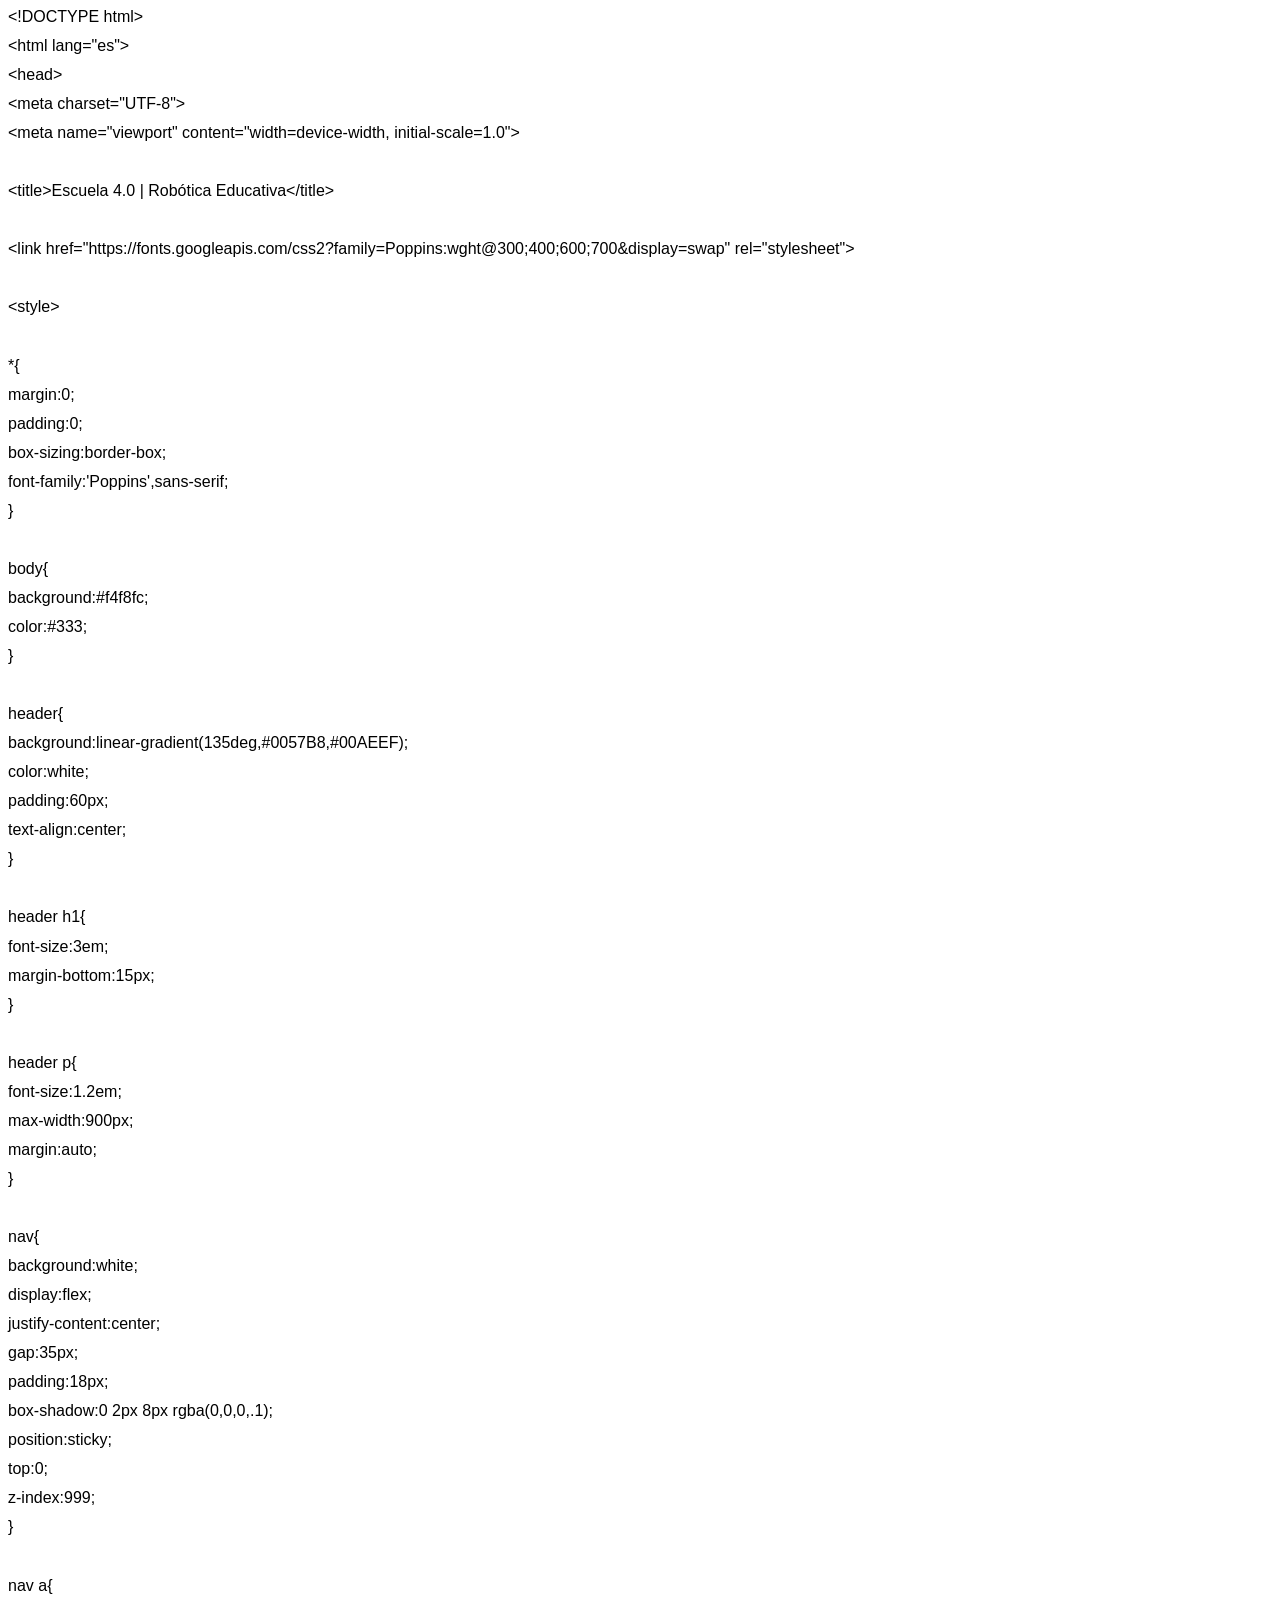
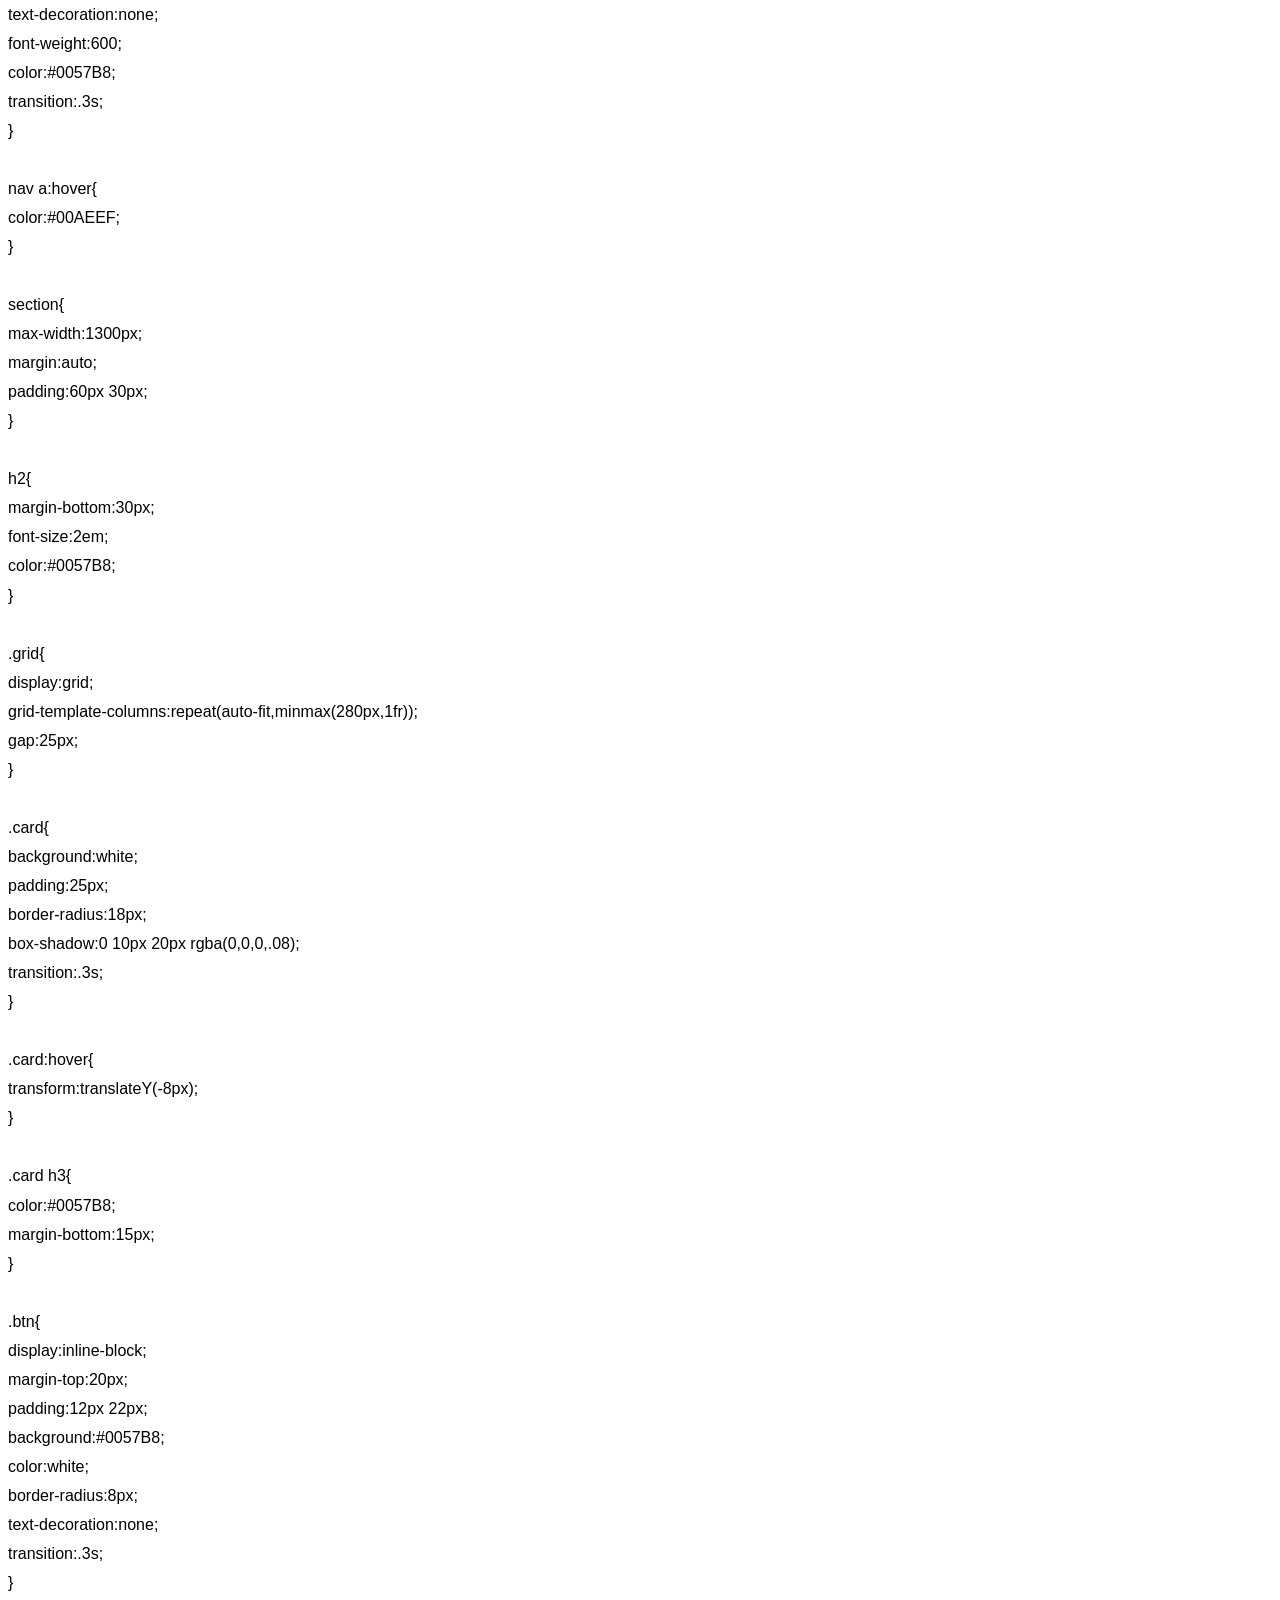
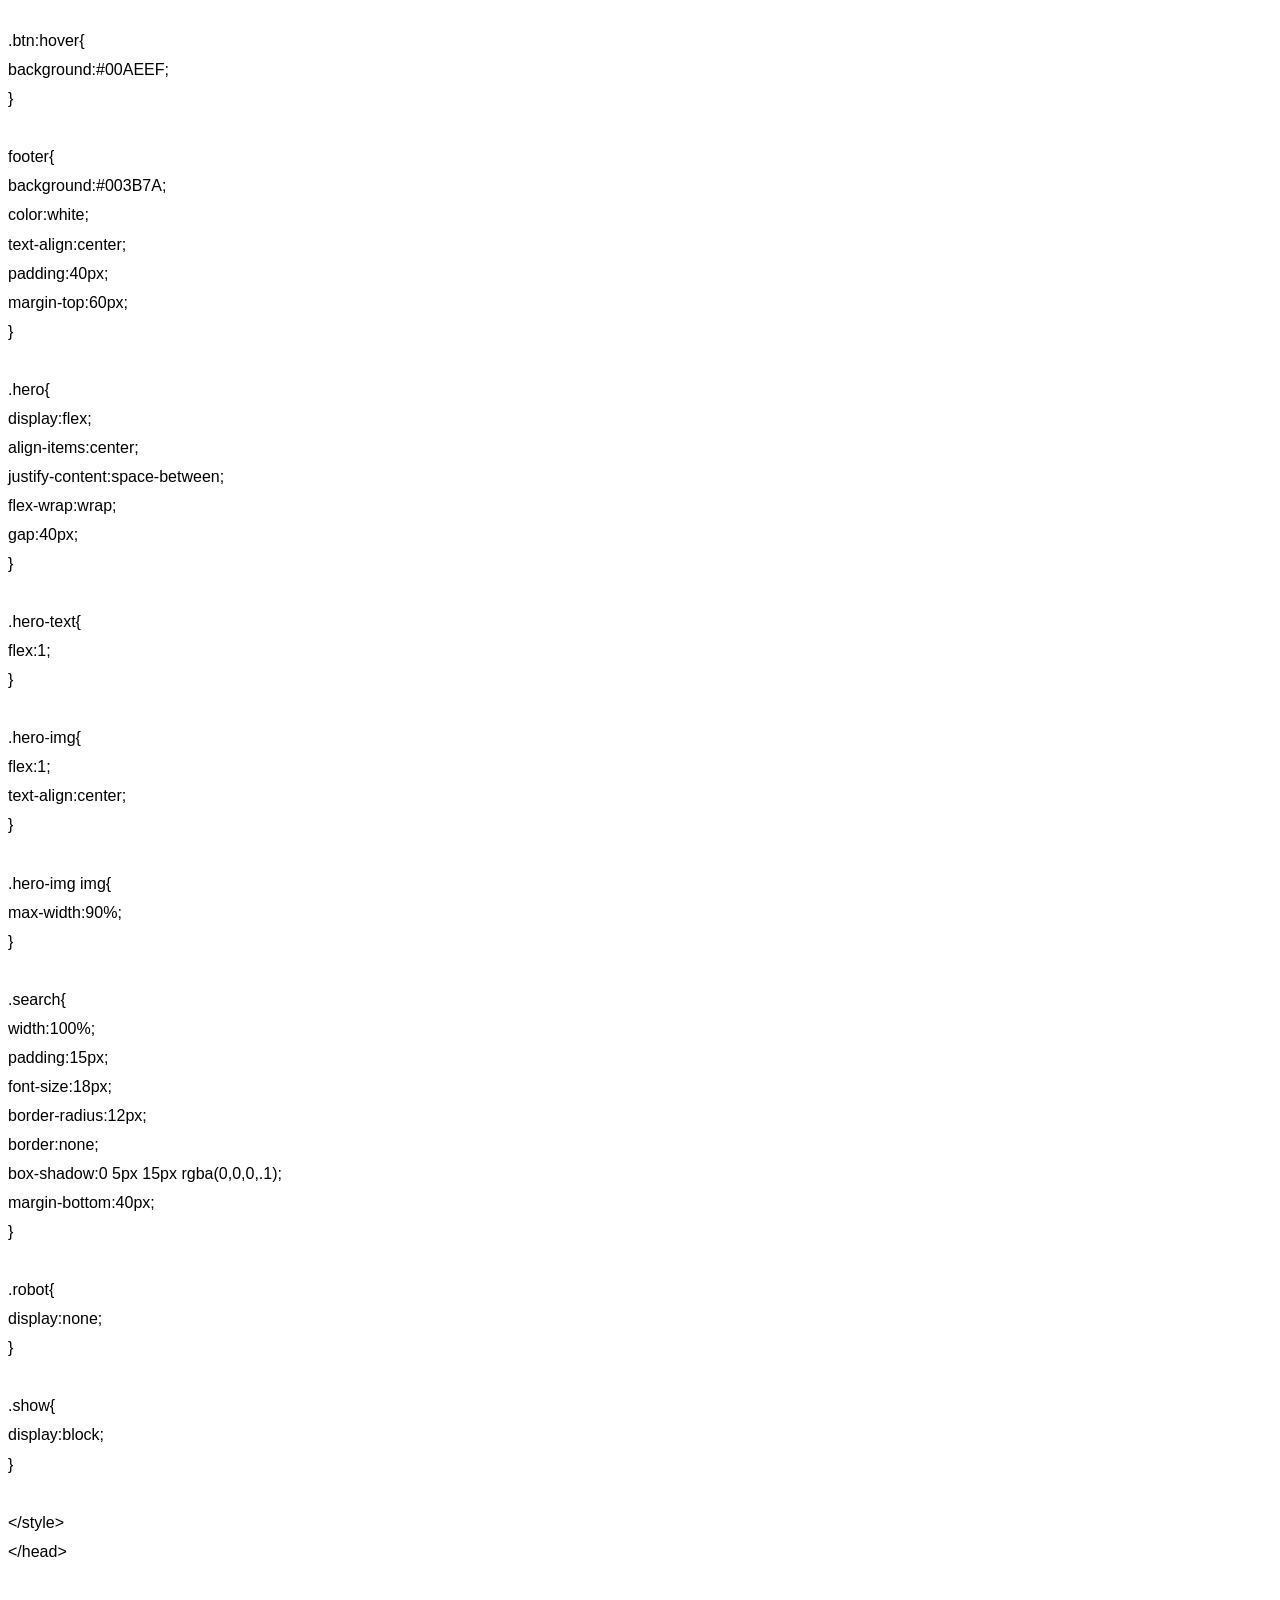
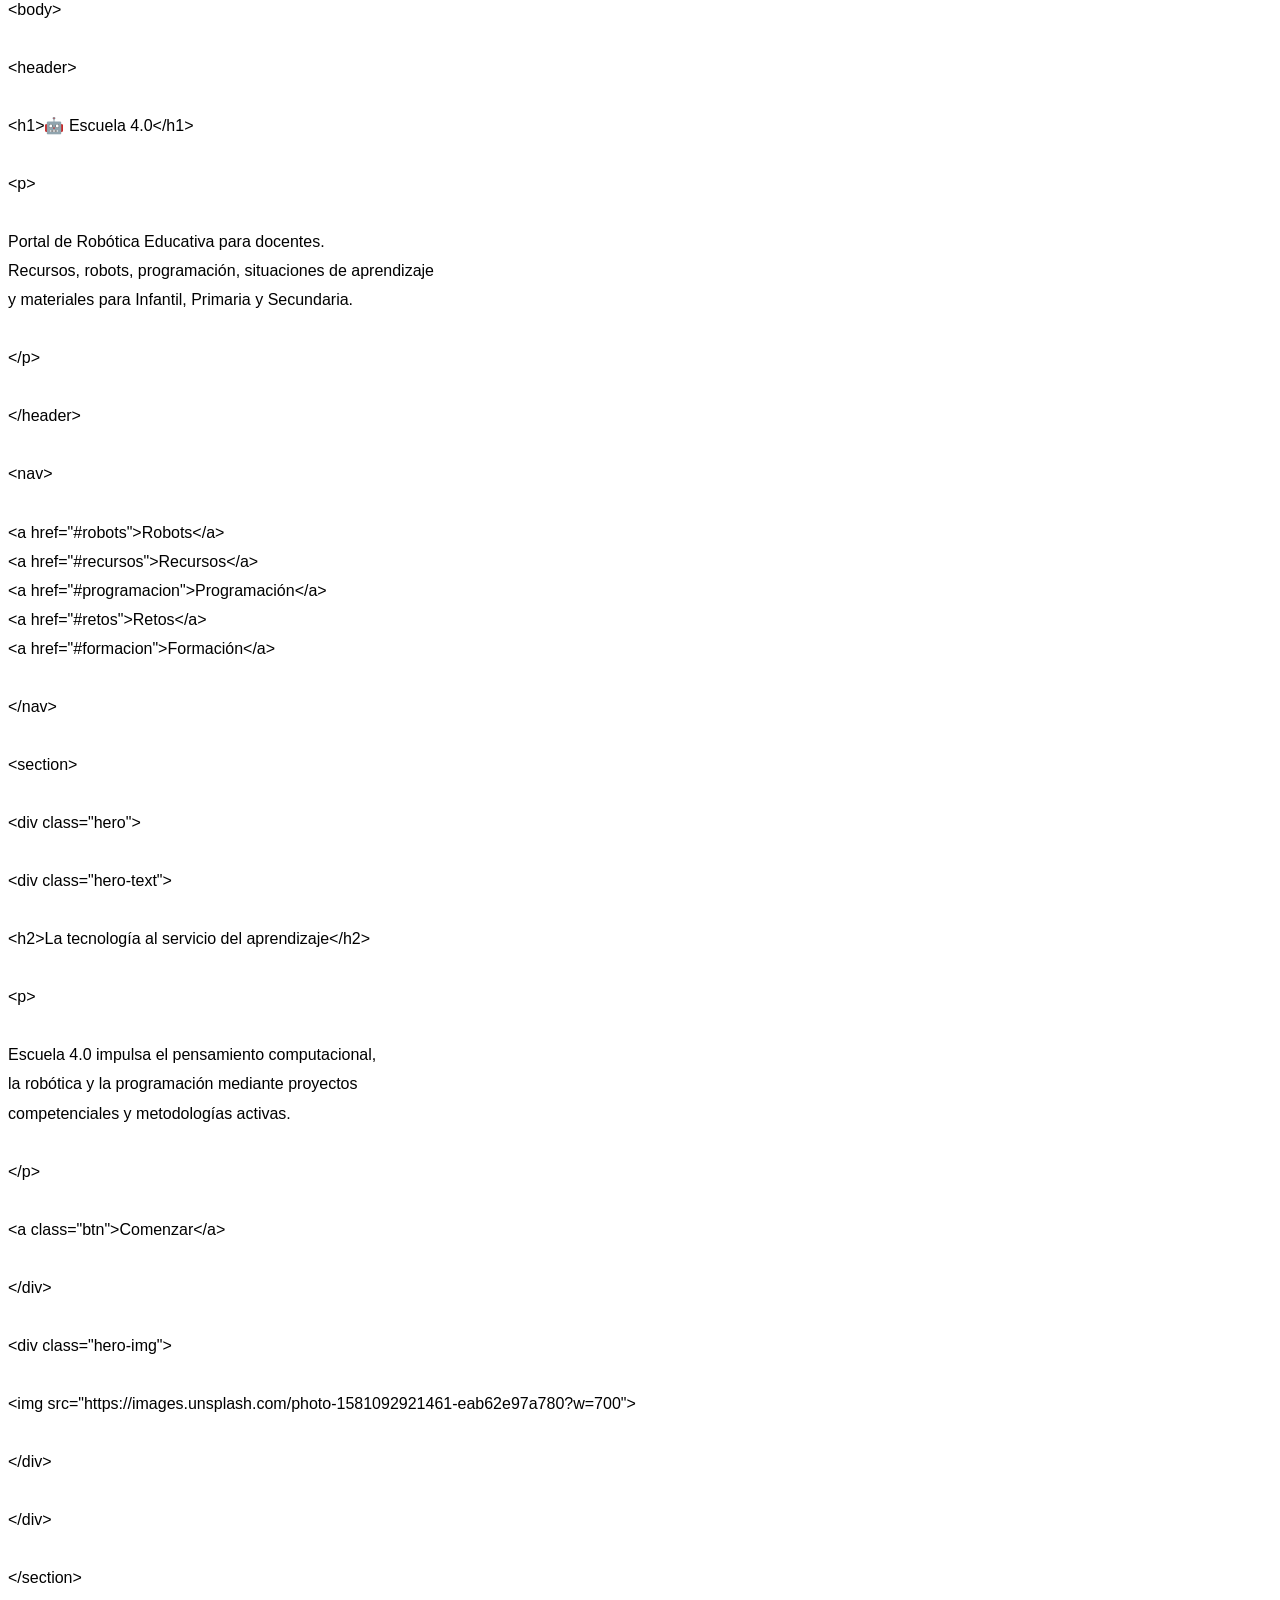
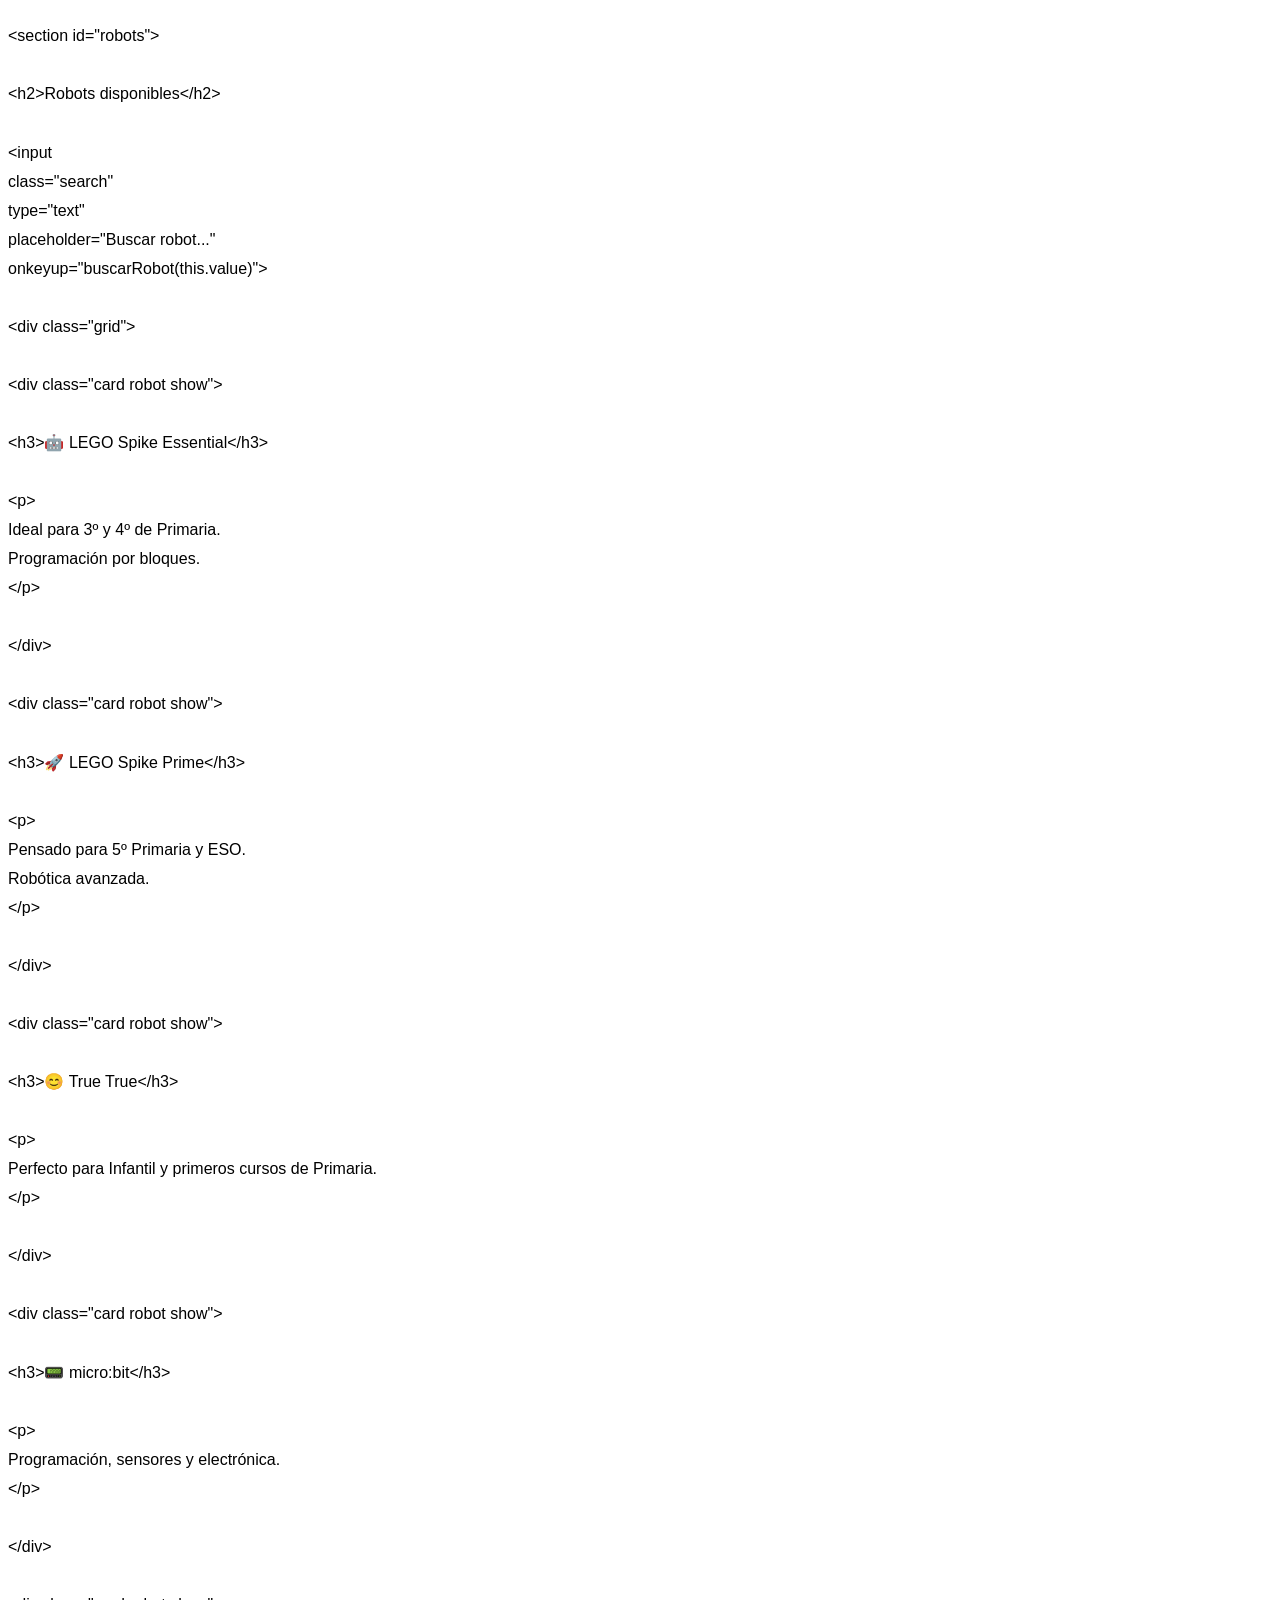
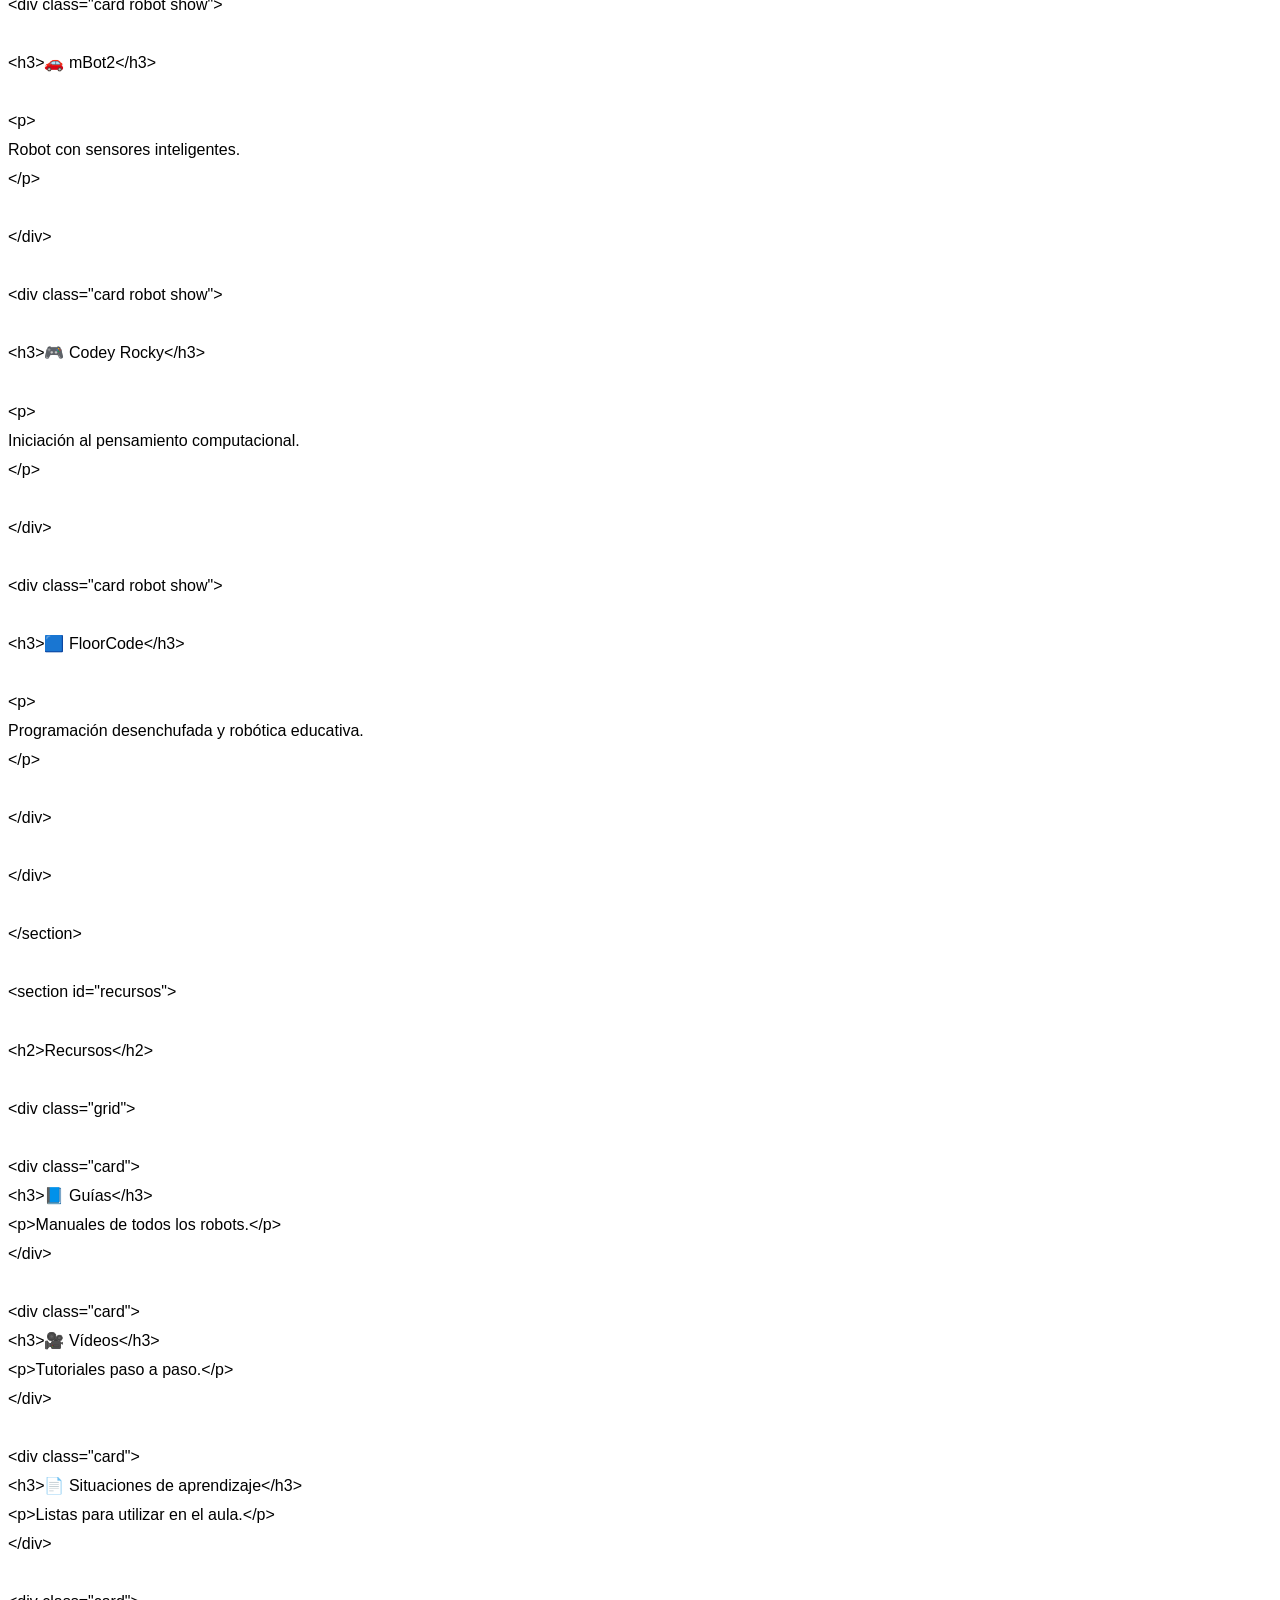
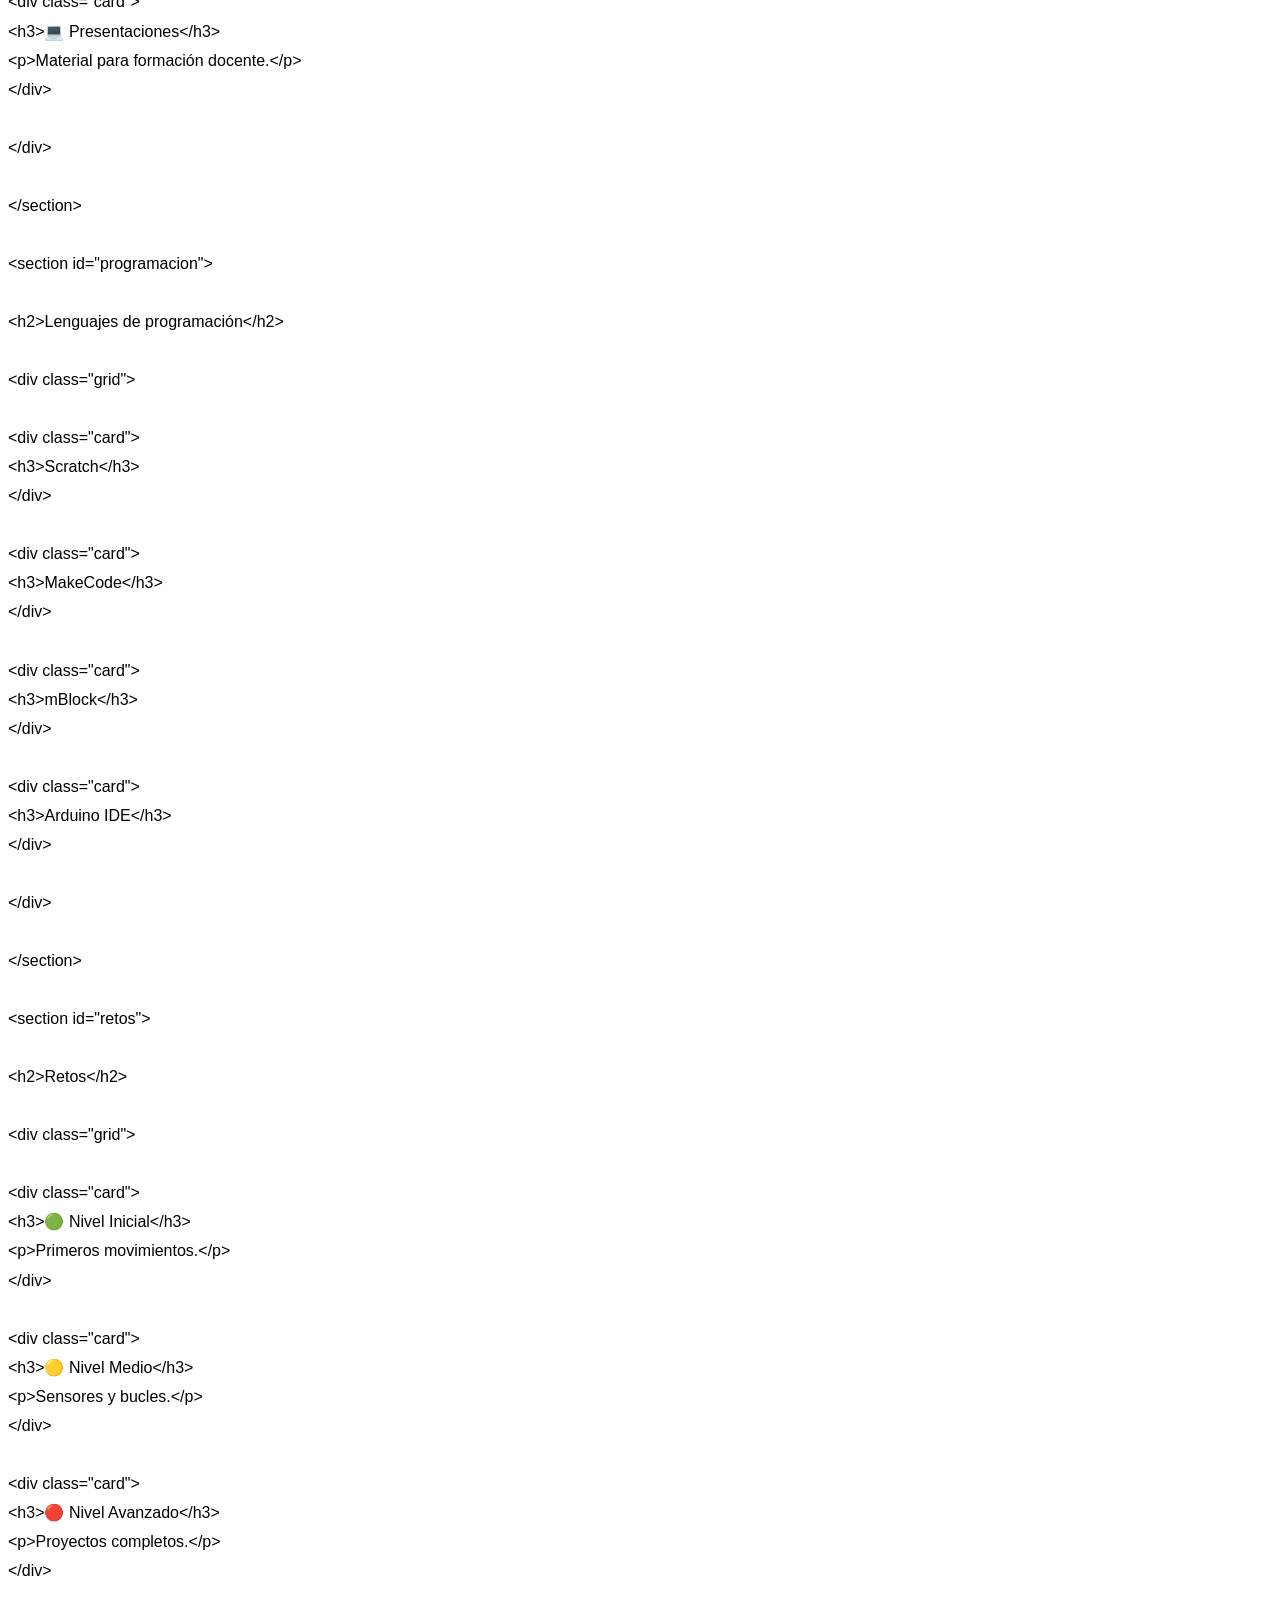
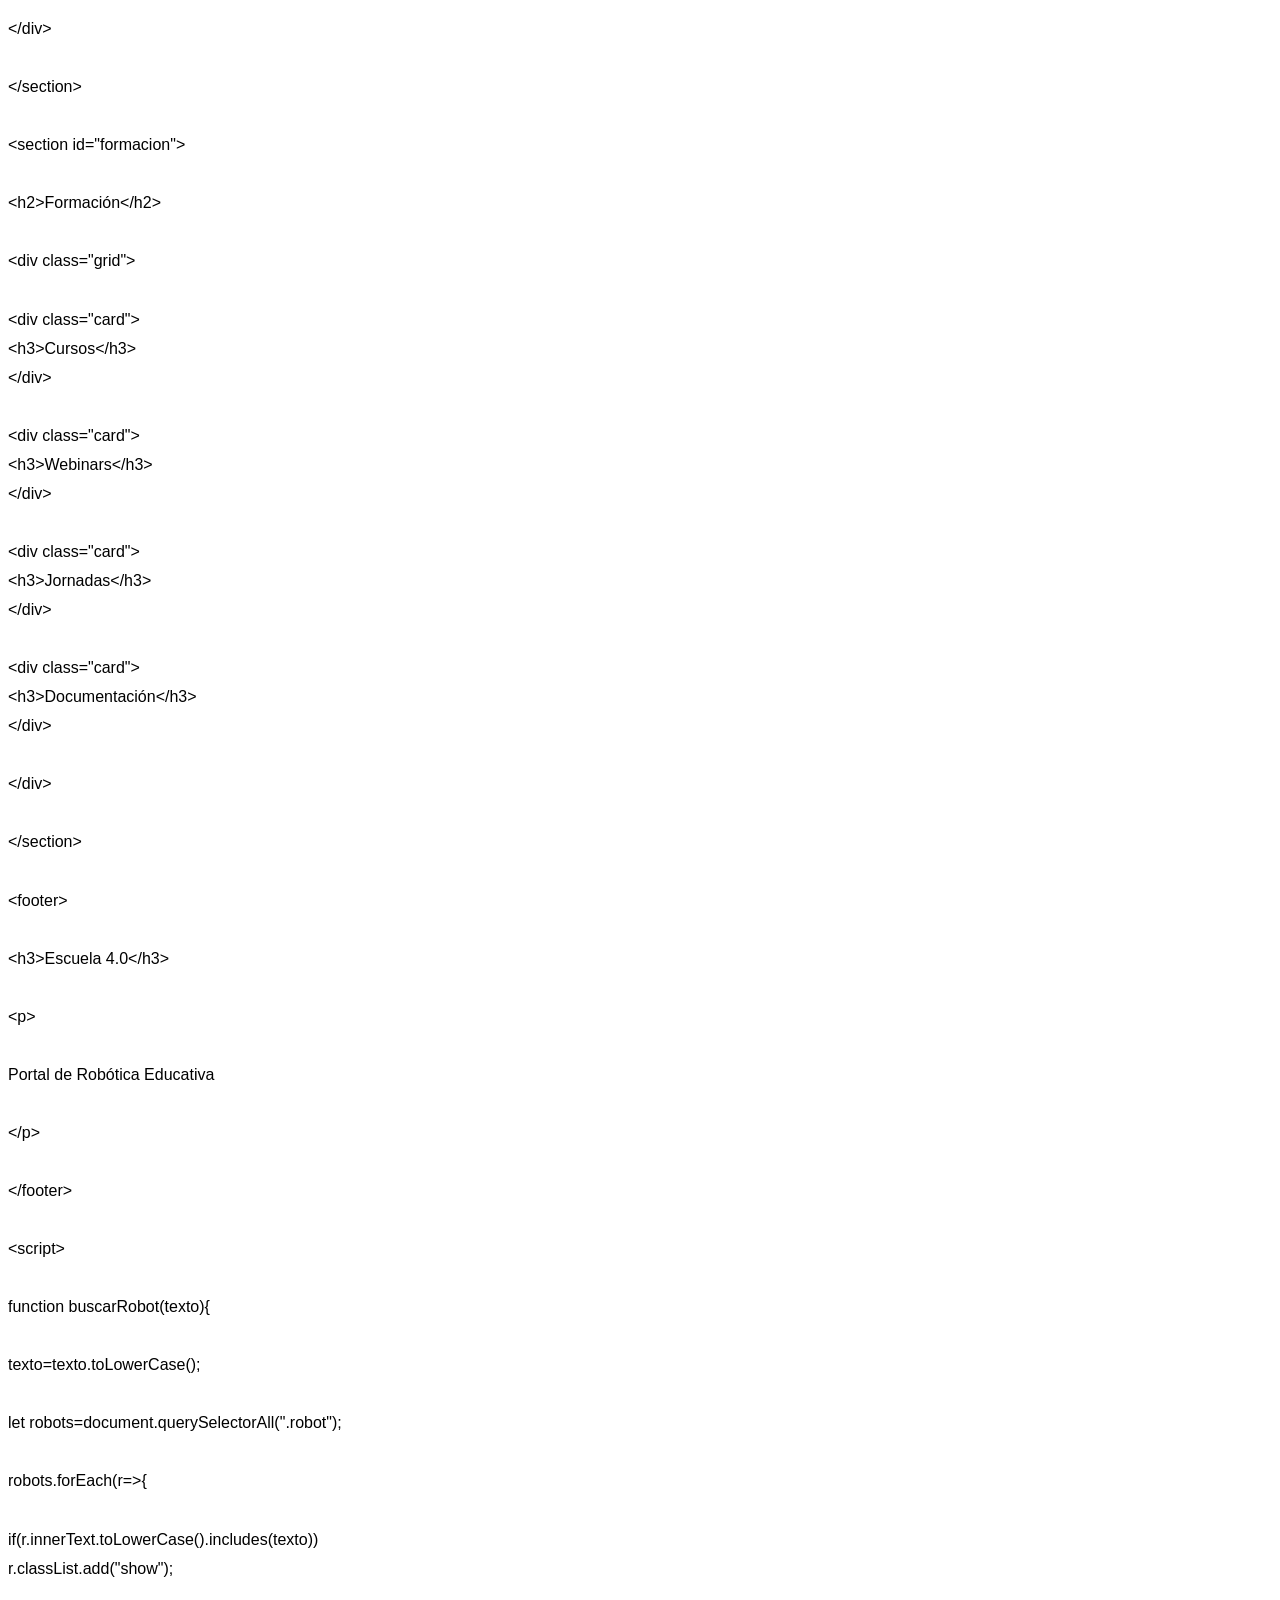
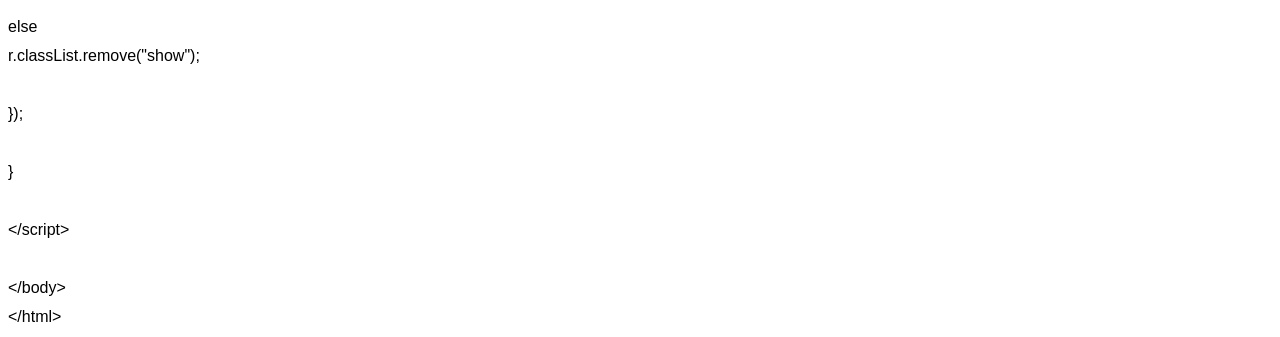
<file: index.html>
<html>

<head>
<meta http-equiv=Content-Type content="text/html; charset=windows-1252">
<meta name=Generator content="Microsoft Word 15 (filtered)">
<style>
<!--
 /* Font Definitions */
 @font-face
	{font-family:"Cambria Math";
	panose-1:2 4 5 3 5 4 6 3 2 4;}
@font-face
	{font-family:Aptos;}
@font-face
	{font-family:"Segoe UI Emoji";
	panose-1:2 11 5 2 4 2 4 2 2 3;}
 /* Style Definitions */
 p.MsoNormal, li.MsoNormal, div.MsoNormal
	{margin-top:0cm;
	margin-right:0cm;
	margin-bottom:8.0pt;
	margin-left:0cm;
	line-height:115%;
	font-size:12.0pt;
	font-family:"Aptos",sans-serif;}
.MsoChpDefault
	{font-family:"Aptos",sans-serif;}
.MsoPapDefault
	{margin-bottom:8.0pt;
	line-height:115%;}
@page WordSection1
	{size:595.3pt 841.9pt;
	margin:70.85pt 3.0cm 70.85pt 3.0cm;}
div.WordSection1
	{page:WordSection1;}
-->
</style>

</head>

<body lang=ES style='word-wrap:break-word'>

<div class=WordSection1>

<p class=MsoNormal>&lt;!DOCTYPE html&gt;</p>

<p class=MsoNormal>&lt;html lang=&quot;es&quot;&gt;</p>

<p class=MsoNormal>&lt;head&gt;</p>

<p class=MsoNormal>&lt;meta charset=&quot;UTF-8&quot;&gt;</p>

<p class=MsoNormal>&lt;meta name=&quot;viewport&quot;
content=&quot;width=device-width, initial-scale=1.0&quot;&gt;</p>

<p class=MsoNormal>&nbsp;</p>

<p class=MsoNormal>&lt;title&gt;Escuela 4.0 | Rob�tica Educativa&lt;/title&gt;</p>

<p class=MsoNormal>&nbsp;</p>

<p class=MsoNormal>&lt;link
href=&quot;https://fonts.googleapis.com/css2?family=Poppins:wght@300;400;600;700&amp;display=swap&quot;
rel=&quot;stylesheet&quot;&gt;</p>

<p class=MsoNormal>&nbsp;</p>

<p class=MsoNormal>&lt;style&gt;</p>

<p class=MsoNormal>&nbsp;</p>

<p class=MsoNormal>*{</p>

<p class=MsoNormal>margin:0;</p>

<p class=MsoNormal>padding:0;</p>

<p class=MsoNormal>box-sizing:border-box;</p>

<p class=MsoNormal>font-family:'Poppins',sans-serif;</p>

<p class=MsoNormal>}</p>

<p class=MsoNormal>&nbsp;</p>

<p class=MsoNormal>body{</p>

<p class=MsoNormal>background:#f4f8fc;</p>

<p class=MsoNormal>color:#333;</p>

<p class=MsoNormal>}</p>

<p class=MsoNormal>&nbsp;</p>

<p class=MsoNormal>header{</p>

<p class=MsoNormal>background:linear-gradient(135deg,#0057B8,#00AEEF);</p>

<p class=MsoNormal>color:white;</p>

<p class=MsoNormal>padding:60px;</p>

<p class=MsoNormal>text-align:center;</p>

<p class=MsoNormal>}</p>

<p class=MsoNormal>&nbsp;</p>

<p class=MsoNormal>header h1{</p>

<p class=MsoNormal>font-size:3em;</p>

<p class=MsoNormal>margin-bottom:15px;</p>

<p class=MsoNormal>}</p>

<p class=MsoNormal>&nbsp;</p>

<p class=MsoNormal>header p{</p>

<p class=MsoNormal>font-size:1.2em;</p>

<p class=MsoNormal>max-width:900px;</p>

<p class=MsoNormal>margin:auto;</p>

<p class=MsoNormal>}</p>

<p class=MsoNormal>&nbsp;</p>

<p class=MsoNormal>nav{</p>

<p class=MsoNormal>background:white;</p>

<p class=MsoNormal>display:flex;</p>

<p class=MsoNormal>justify-content:center;</p>

<p class=MsoNormal>gap:35px;</p>

<p class=MsoNormal>padding:18px;</p>

<p class=MsoNormal>box-shadow:0 2px 8px rgba(0,0,0,.1);</p>

<p class=MsoNormal>position:sticky;</p>

<p class=MsoNormal>top:0;</p>

<p class=MsoNormal>z-index:999;</p>

<p class=MsoNormal>}</p>

<p class=MsoNormal>&nbsp;</p>

<p class=MsoNormal>nav a{</p>

<p class=MsoNormal>text-decoration:none;</p>

<p class=MsoNormal>font-weight:600;</p>

<p class=MsoNormal>color:#0057B8;</p>

<p class=MsoNormal>transition:.3s;</p>

<p class=MsoNormal>}</p>

<p class=MsoNormal>&nbsp;</p>

<p class=MsoNormal>nav a:hover{</p>

<p class=MsoNormal>color:#00AEEF;</p>

<p class=MsoNormal>}</p>

<p class=MsoNormal>&nbsp;</p>

<p class=MsoNormal>section{</p>

<p class=MsoNormal>max-width:1300px;</p>

<p class=MsoNormal>margin:auto;</p>

<p class=MsoNormal>padding:60px 30px;</p>

<p class=MsoNormal>}</p>

<p class=MsoNormal>&nbsp;</p>

<p class=MsoNormal>h2{</p>

<p class=MsoNormal>margin-bottom:30px;</p>

<p class=MsoNormal>font-size:2em;</p>

<p class=MsoNormal>color:#0057B8;</p>

<p class=MsoNormal>}</p>

<p class=MsoNormal>&nbsp;</p>

<p class=MsoNormal>.grid{</p>

<p class=MsoNormal>display:grid;</p>

<p class=MsoNormal>grid-template-columns:repeat(auto-fit,minmax(280px,1fr));</p>

<p class=MsoNormal>gap:25px;</p>

<p class=MsoNormal>}</p>

<p class=MsoNormal>&nbsp;</p>

<p class=MsoNormal>.card{</p>

<p class=MsoNormal>background:white;</p>

<p class=MsoNormal>padding:25px;</p>

<p class=MsoNormal>border-radius:18px;</p>

<p class=MsoNormal>box-shadow:0 10px 20px rgba(0,0,0,.08);</p>

<p class=MsoNormal>transition:.3s;</p>

<p class=MsoNormal>}</p>

<p class=MsoNormal>&nbsp;</p>

<p class=MsoNormal>.card:hover{</p>

<p class=MsoNormal>transform:translateY(-8px);</p>

<p class=MsoNormal>}</p>

<p class=MsoNormal>&nbsp;</p>

<p class=MsoNormal>.card h3{</p>

<p class=MsoNormal>color:#0057B8;</p>

<p class=MsoNormal>margin-bottom:15px;</p>

<p class=MsoNormal>}</p>

<p class=MsoNormal>&nbsp;</p>

<p class=MsoNormal>.btn{</p>

<p class=MsoNormal>display:inline-block;</p>

<p class=MsoNormal>margin-top:20px;</p>

<p class=MsoNormal>padding:12px 22px;</p>

<p class=MsoNormal>background:#0057B8;</p>

<p class=MsoNormal>color:white;</p>

<p class=MsoNormal>border-radius:8px;</p>

<p class=MsoNormal>text-decoration:none;</p>

<p class=MsoNormal>transition:.3s;</p>

<p class=MsoNormal>}</p>

<p class=MsoNormal>&nbsp;</p>

<p class=MsoNormal>.btn:hover{</p>

<p class=MsoNormal>background:#00AEEF;</p>

<p class=MsoNormal>}</p>

<p class=MsoNormal>&nbsp;</p>

<p class=MsoNormal>footer{</p>

<p class=MsoNormal>background:#003B7A;</p>

<p class=MsoNormal>color:white;</p>

<p class=MsoNormal>text-align:center;</p>

<p class=MsoNormal>padding:40px;</p>

<p class=MsoNormal>margin-top:60px;</p>

<p class=MsoNormal>}</p>

<p class=MsoNormal>&nbsp;</p>

<p class=MsoNormal>.hero{</p>

<p class=MsoNormal>display:flex;</p>

<p class=MsoNormal>align-items:center;</p>

<p class=MsoNormal>justify-content:space-between;</p>

<p class=MsoNormal>flex-wrap:wrap;</p>

<p class=MsoNormal>gap:40px;</p>

<p class=MsoNormal>}</p>

<p class=MsoNormal>&nbsp;</p>

<p class=MsoNormal>.hero-text{</p>

<p class=MsoNormal>flex:1;</p>

<p class=MsoNormal>}</p>

<p class=MsoNormal>&nbsp;</p>

<p class=MsoNormal>.hero-img{</p>

<p class=MsoNormal>flex:1;</p>

<p class=MsoNormal>text-align:center;</p>

<p class=MsoNormal>}</p>

<p class=MsoNormal>&nbsp;</p>

<p class=MsoNormal>.hero-img img{</p>

<p class=MsoNormal>max-width:90%;</p>

<p class=MsoNormal>}</p>

<p class=MsoNormal>&nbsp;</p>

<p class=MsoNormal>.search{</p>

<p class=MsoNormal>width:100%;</p>

<p class=MsoNormal>padding:15px;</p>

<p class=MsoNormal>font-size:18px;</p>

<p class=MsoNormal>border-radius:12px;</p>

<p class=MsoNormal>border:none;</p>

<p class=MsoNormal>box-shadow:0 5px 15px rgba(0,0,0,.1);</p>

<p class=MsoNormal>margin-bottom:40px;</p>

<p class=MsoNormal>}</p>

<p class=MsoNormal>&nbsp;</p>

<p class=MsoNormal>.robot{</p>

<p class=MsoNormal>display:none;</p>

<p class=MsoNormal>}</p>

<p class=MsoNormal>&nbsp;</p>

<p class=MsoNormal>.show{</p>

<p class=MsoNormal>display:block;</p>

<p class=MsoNormal>}</p>

<p class=MsoNormal>&nbsp;</p>

<p class=MsoNormal>&lt;/style&gt;</p>

<p class=MsoNormal>&lt;/head&gt;</p>

<p class=MsoNormal>&nbsp;</p>

<p class=MsoNormal>&lt;body&gt;</p>

<p class=MsoNormal>&nbsp;</p>

<p class=MsoNormal>&lt;header&gt;</p>

<p class=MsoNormal>&nbsp;</p>

<p class=MsoNormal>&lt;h1&gt;<span style='font-family:"Segoe UI Emoji",sans-serif'>&#129302;</span>
Escuela 4.0&lt;/h1&gt;</p>

<p class=MsoNormal>&nbsp;</p>

<p class=MsoNormal>&lt;p&gt;</p>

<p class=MsoNormal>&nbsp;</p>

<p class=MsoNormal>Portal de Rob�tica Educativa para docentes.</p>

<p class=MsoNormal>Recursos, robots, programaci�n, situaciones de aprendizaje</p>

<p class=MsoNormal>y materiales para Infantil, Primaria y Secundaria.</p>

<p class=MsoNormal>&nbsp;</p>

<p class=MsoNormal>&lt;/p&gt;</p>

<p class=MsoNormal>&nbsp;</p>

<p class=MsoNormal>&lt;/header&gt;</p>

<p class=MsoNormal>&nbsp;</p>

<p class=MsoNormal>&lt;nav&gt;</p>

<p class=MsoNormal>&nbsp;</p>

<p class=MsoNormal>&lt;a href=&quot;#robots&quot;&gt;Robots&lt;/a&gt;</p>

<p class=MsoNormal>&lt;a href=&quot;#recursos&quot;&gt;Recursos&lt;/a&gt;</p>

<p class=MsoNormal>&lt;a
href=&quot;#programacion&quot;&gt;Programaci�n&lt;/a&gt;</p>

<p class=MsoNormal>&lt;a href=&quot;#retos&quot;&gt;Retos&lt;/a&gt;</p>

<p class=MsoNormal>&lt;a href=&quot;#formacion&quot;&gt;Formaci�n&lt;/a&gt;</p>

<p class=MsoNormal>&nbsp;</p>

<p class=MsoNormal>&lt;/nav&gt;</p>

<p class=MsoNormal>&nbsp;</p>

<p class=MsoNormal>&lt;section&gt;</p>

<p class=MsoNormal>&nbsp;</p>

<p class=MsoNormal>&lt;div class=&quot;hero&quot;&gt;</p>

<p class=MsoNormal>&nbsp;</p>

<p class=MsoNormal>&lt;div class=&quot;hero-text&quot;&gt;</p>

<p class=MsoNormal>&nbsp;</p>

<p class=MsoNormal>&lt;h2&gt;La tecnolog�a al servicio del
aprendizaje&lt;/h2&gt;</p>

<p class=MsoNormal>&nbsp;</p>

<p class=MsoNormal>&lt;p&gt;</p>

<p class=MsoNormal>&nbsp;</p>

<p class=MsoNormal>Escuela 4.0 impulsa el pensamiento computacional,</p>

<p class=MsoNormal>la rob�tica y la programaci�n mediante proyectos</p>

<p class=MsoNormal>competenciales y metodolog�as activas.</p>

<p class=MsoNormal>&nbsp;</p>

<p class=MsoNormal>&lt;/p&gt;</p>

<p class=MsoNormal>&nbsp;</p>

<p class=MsoNormal>&lt;a class=&quot;btn&quot;&gt;Comenzar&lt;/a&gt;</p>

<p class=MsoNormal>&nbsp;</p>

<p class=MsoNormal>&lt;/div&gt;</p>

<p class=MsoNormal>&nbsp;</p>

<p class=MsoNormal>&lt;div class=&quot;hero-img&quot;&gt;</p>

<p class=MsoNormal>&nbsp;</p>

<p class=MsoNormal>&lt;img
src=&quot;https://images.unsplash.com/photo-1581092921461-eab62e97a780?w=700&quot;&gt;</p>

<p class=MsoNormal>&nbsp;</p>

<p class=MsoNormal>&lt;/div&gt;</p>

<p class=MsoNormal>&nbsp;</p>

<p class=MsoNormal>&lt;/div&gt;</p>

<p class=MsoNormal>&nbsp;</p>

<p class=MsoNormal>&lt;/section&gt;</p>

<p class=MsoNormal>&nbsp;</p>

<p class=MsoNormal>&lt;section id=&quot;robots&quot;&gt;</p>

<p class=MsoNormal>&nbsp;</p>

<p class=MsoNormal>&lt;h2&gt;Robots disponibles&lt;/h2&gt;</p>

<p class=MsoNormal>&nbsp;</p>

<p class=MsoNormal>&lt;input</p>

<p class=MsoNormal>class=&quot;search&quot;</p>

<p class=MsoNormal>type=&quot;text&quot;</p>

<p class=MsoNormal>placeholder=&quot;Buscar robot...&quot;</p>

<p class=MsoNormal>onkeyup=&quot;buscarRobot(this.value)&quot;&gt;</p>

<p class=MsoNormal>&nbsp;</p>

<p class=MsoNormal>&lt;div class=&quot;grid&quot;&gt;</p>

<p class=MsoNormal>&nbsp;</p>

<p class=MsoNormal>&lt;div class=&quot;card robot show&quot;&gt;</p>

<p class=MsoNormal>&nbsp;</p>

<p class=MsoNormal>&lt;h3&gt;<span style='font-family:"Segoe UI Emoji",sans-serif'>&#129302;</span>
LEGO Spike Essential&lt;/h3&gt;</p>

<p class=MsoNormal>&nbsp;</p>

<p class=MsoNormal>&lt;p&gt;</p>

<p class=MsoNormal>Ideal para 3� y 4� de Primaria.</p>

<p class=MsoNormal>Programaci�n por bloques.</p>

<p class=MsoNormal>&lt;/p&gt;</p>

<p class=MsoNormal>&nbsp;</p>

<p class=MsoNormal>&lt;/div&gt;</p>

<p class=MsoNormal>&nbsp;</p>

<p class=MsoNormal>&lt;div class=&quot;card robot show&quot;&gt;</p>

<p class=MsoNormal>&nbsp;</p>

<p class=MsoNormal>&lt;h3&gt;<span style='font-family:"Segoe UI Emoji",sans-serif'>&#128640;</span>
LEGO Spike Prime&lt;/h3&gt;</p>

<p class=MsoNormal>&nbsp;</p>

<p class=MsoNormal>&lt;p&gt;</p>

<p class=MsoNormal>Pensado para 5� Primaria y ESO.</p>

<p class=MsoNormal>Rob�tica avanzada.</p>

<p class=MsoNormal>&lt;/p&gt;</p>

<p class=MsoNormal>&nbsp;</p>

<p class=MsoNormal>&lt;/div&gt;</p>

<p class=MsoNormal>&nbsp;</p>

<p class=MsoNormal>&lt;div class=&quot;card robot show&quot;&gt;</p>

<p class=MsoNormal>&nbsp;</p>

<p class=MsoNormal>&lt;h3&gt;<span style='font-family:"Segoe UI Emoji",sans-serif'>&#128522;</span>
True True&lt;/h3&gt;</p>

<p class=MsoNormal>&nbsp;</p>

<p class=MsoNormal>&lt;p&gt;</p>

<p class=MsoNormal>Perfecto para Infantil y primeros cursos de Primaria.</p>

<p class=MsoNormal>&lt;/p&gt;</p>

<p class=MsoNormal>&nbsp;</p>

<p class=MsoNormal>&lt;/div&gt;</p>

<p class=MsoNormal>&nbsp;</p>

<p class=MsoNormal>&lt;div class=&quot;card robot show&quot;&gt;</p>

<p class=MsoNormal>&nbsp;</p>

<p class=MsoNormal>&lt;h3&gt;<span style='font-family:"Segoe UI Emoji",sans-serif'>&#128223;</span>
micro:bit&lt;/h3&gt;</p>

<p class=MsoNormal>&nbsp;</p>

<p class=MsoNormal>&lt;p&gt;</p>

<p class=MsoNormal>Programaci�n, sensores y electr�nica.</p>

<p class=MsoNormal>&lt;/p&gt;</p>

<p class=MsoNormal>&nbsp;</p>

<p class=MsoNormal>&lt;/div&gt;</p>

<p class=MsoNormal>&nbsp;</p>

<p class=MsoNormal>&lt;div class=&quot;card robot show&quot;&gt;</p>

<p class=MsoNormal>&nbsp;</p>

<p class=MsoNormal>&lt;h3&gt;<span style='font-family:"Segoe UI Emoji",sans-serif'>&#128663;</span>
mBot2&lt;/h3&gt;</p>

<p class=MsoNormal>&nbsp;</p>

<p class=MsoNormal>&lt;p&gt;</p>

<p class=MsoNormal>Robot con sensores inteligentes.</p>

<p class=MsoNormal>&lt;/p&gt;</p>

<p class=MsoNormal>&nbsp;</p>

<p class=MsoNormal>&lt;/div&gt;</p>

<p class=MsoNormal>&nbsp;</p>

<p class=MsoNormal>&lt;div class=&quot;card robot show&quot;&gt;</p>

<p class=MsoNormal>&nbsp;</p>

<p class=MsoNormal>&lt;h3&gt;<span style='font-family:"Segoe UI Emoji",sans-serif'>&#127918;</span>
Codey Rocky&lt;/h3&gt;</p>

<p class=MsoNormal>&nbsp;</p>

<p class=MsoNormal>&lt;p&gt;</p>

<p class=MsoNormal>Iniciaci�n al pensamiento computacional.</p>

<p class=MsoNormal>&lt;/p&gt;</p>

<p class=MsoNormal>&nbsp;</p>

<p class=MsoNormal>&lt;/div&gt;</p>

<p class=MsoNormal>&nbsp;</p>

<p class=MsoNormal>&lt;div class=&quot;card robot show&quot;&gt;</p>

<p class=MsoNormal>&nbsp;</p>

<p class=MsoNormal>&lt;h3&gt;<span style='font-family:"Segoe UI Emoji",sans-serif'>&#128998;</span>
FloorCode&lt;/h3&gt;</p>

<p class=MsoNormal>&nbsp;</p>

<p class=MsoNormal>&lt;p&gt;</p>

<p class=MsoNormal>Programaci�n desenchufada y rob�tica educativa.</p>

<p class=MsoNormal>&lt;/p&gt;</p>

<p class=MsoNormal>&nbsp;</p>

<p class=MsoNormal>&lt;/div&gt;</p>

<p class=MsoNormal>&nbsp;</p>

<p class=MsoNormal>&lt;/div&gt;</p>

<p class=MsoNormal>&nbsp;</p>

<p class=MsoNormal>&lt;/section&gt;</p>

<p class=MsoNormal>&nbsp;</p>

<p class=MsoNormal>&lt;section id=&quot;recursos&quot;&gt;</p>

<p class=MsoNormal>&nbsp;</p>

<p class=MsoNormal>&lt;h2&gt;Recursos&lt;/h2&gt;</p>

<p class=MsoNormal>&nbsp;</p>

<p class=MsoNormal>&lt;div class=&quot;grid&quot;&gt;</p>

<p class=MsoNormal>&nbsp;</p>

<p class=MsoNormal>&lt;div class=&quot;card&quot;&gt;</p>

<p class=MsoNormal>&lt;h3&gt;<span style='font-family:"Segoe UI Emoji",sans-serif'>&#128216;</span>
Gu�as&lt;/h3&gt;</p>

<p class=MsoNormal>&lt;p&gt;Manuales de todos los robots.&lt;/p&gt;</p>

<p class=MsoNormal>&lt;/div&gt;</p>

<p class=MsoNormal>&nbsp;</p>

<p class=MsoNormal>&lt;div class=&quot;card&quot;&gt;</p>

<p class=MsoNormal>&lt;h3&gt;<span style='font-family:"Segoe UI Emoji",sans-serif'>&#127909;</span>
V�deos&lt;/h3&gt;</p>

<p class=MsoNormal>&lt;p&gt;Tutoriales paso a paso.&lt;/p&gt;</p>

<p class=MsoNormal>&lt;/div&gt;</p>

<p class=MsoNormal>&nbsp;</p>

<p class=MsoNormal>&lt;div class=&quot;card&quot;&gt;</p>

<p class=MsoNormal>&lt;h3&gt;<span style='font-family:"Segoe UI Emoji",sans-serif'>&#128196;</span>
Situaciones de aprendizaje&lt;/h3&gt;</p>

<p class=MsoNormal>&lt;p&gt;Listas para utilizar en el aula.&lt;/p&gt;</p>

<p class=MsoNormal>&lt;/div&gt;</p>

<p class=MsoNormal>&nbsp;</p>

<p class=MsoNormal>&lt;div class=&quot;card&quot;&gt;</p>

<p class=MsoNormal>&lt;h3&gt;<span style='font-family:"Segoe UI Emoji",sans-serif'>&#128187;</span>
Presentaciones&lt;/h3&gt;</p>

<p class=MsoNormal>&lt;p&gt;Material para formaci�n docente.&lt;/p&gt;</p>

<p class=MsoNormal>&lt;/div&gt;</p>

<p class=MsoNormal>&nbsp;</p>

<p class=MsoNormal>&lt;/div&gt;</p>

<p class=MsoNormal>&nbsp;</p>

<p class=MsoNormal>&lt;/section&gt;</p>

<p class=MsoNormal>&nbsp;</p>

<p class=MsoNormal>&lt;section id=&quot;programacion&quot;&gt;</p>

<p class=MsoNormal>&nbsp;</p>

<p class=MsoNormal>&lt;h2&gt;Lenguajes de programaci�n&lt;/h2&gt;</p>

<p class=MsoNormal>&nbsp;</p>

<p class=MsoNormal>&lt;div class=&quot;grid&quot;&gt;</p>

<p class=MsoNormal>&nbsp;</p>

<p class=MsoNormal>&lt;div class=&quot;card&quot;&gt;</p>

<p class=MsoNormal>&lt;h3&gt;Scratch&lt;/h3&gt;</p>

<p class=MsoNormal>&lt;/div&gt;</p>

<p class=MsoNormal>&nbsp;</p>

<p class=MsoNormal>&lt;div class=&quot;card&quot;&gt;</p>

<p class=MsoNormal>&lt;h3&gt;MakeCode&lt;/h3&gt;</p>

<p class=MsoNormal>&lt;/div&gt;</p>

<p class=MsoNormal>&nbsp;</p>

<p class=MsoNormal>&lt;div class=&quot;card&quot;&gt;</p>

<p class=MsoNormal>&lt;h3&gt;mBlock&lt;/h3&gt;</p>

<p class=MsoNormal>&lt;/div&gt;</p>

<p class=MsoNormal>&nbsp;</p>

<p class=MsoNormal>&lt;div class=&quot;card&quot;&gt;</p>

<p class=MsoNormal>&lt;h3&gt;Arduino IDE&lt;/h3&gt;</p>

<p class=MsoNormal>&lt;/div&gt;</p>

<p class=MsoNormal>&nbsp;</p>

<p class=MsoNormal>&lt;/div&gt;</p>

<p class=MsoNormal>&nbsp;</p>

<p class=MsoNormal>&lt;/section&gt;</p>

<p class=MsoNormal>&nbsp;</p>

<p class=MsoNormal>&lt;section id=&quot;retos&quot;&gt;</p>

<p class=MsoNormal>&nbsp;</p>

<p class=MsoNormal>&lt;h2&gt;Retos&lt;/h2&gt;</p>

<p class=MsoNormal>&nbsp;</p>

<p class=MsoNormal>&lt;div class=&quot;grid&quot;&gt;</p>

<p class=MsoNormal>&nbsp;</p>

<p class=MsoNormal>&lt;div class=&quot;card&quot;&gt;</p>

<p class=MsoNormal>&lt;h3&gt;<span style='font-family:"Segoe UI Emoji",sans-serif'>&#128994;</span>
Nivel Inicial&lt;/h3&gt;</p>

<p class=MsoNormal>&lt;p&gt;Primeros movimientos.&lt;/p&gt;</p>

<p class=MsoNormal>&lt;/div&gt;</p>

<p class=MsoNormal>&nbsp;</p>

<p class=MsoNormal>&lt;div class=&quot;card&quot;&gt;</p>

<p class=MsoNormal>&lt;h3&gt;<span style='font-family:"Segoe UI Emoji",sans-serif'>&#128993;</span>
Nivel Medio&lt;/h3&gt;</p>

<p class=MsoNormal>&lt;p&gt;Sensores y bucles.&lt;/p&gt;</p>

<p class=MsoNormal>&lt;/div&gt;</p>

<p class=MsoNormal>&nbsp;</p>

<p class=MsoNormal>&lt;div class=&quot;card&quot;&gt;</p>

<p class=MsoNormal>&lt;h3&gt;<span style='font-family:"Segoe UI Emoji",sans-serif'>&#128308;</span>
Nivel Avanzado&lt;/h3&gt;</p>

<p class=MsoNormal>&lt;p&gt;Proyectos completos.&lt;/p&gt;</p>

<p class=MsoNormal>&lt;/div&gt;</p>

<p class=MsoNormal>&nbsp;</p>

<p class=MsoNormal>&lt;/div&gt;</p>

<p class=MsoNormal>&nbsp;</p>

<p class=MsoNormal>&lt;/section&gt;</p>

<p class=MsoNormal>&nbsp;</p>

<p class=MsoNormal>&lt;section id=&quot;formacion&quot;&gt;</p>

<p class=MsoNormal>&nbsp;</p>

<p class=MsoNormal>&lt;h2&gt;Formaci�n&lt;/h2&gt;</p>

<p class=MsoNormal>&nbsp;</p>

<p class=MsoNormal>&lt;div class=&quot;grid&quot;&gt;</p>

<p class=MsoNormal>&nbsp;</p>

<p class=MsoNormal>&lt;div class=&quot;card&quot;&gt;</p>

<p class=MsoNormal>&lt;h3&gt;Cursos&lt;/h3&gt;</p>

<p class=MsoNormal>&lt;/div&gt;</p>

<p class=MsoNormal>&nbsp;</p>

<p class=MsoNormal>&lt;div class=&quot;card&quot;&gt;</p>

<p class=MsoNormal>&lt;h3&gt;Webinars&lt;/h3&gt;</p>

<p class=MsoNormal>&lt;/div&gt;</p>

<p class=MsoNormal>&nbsp;</p>

<p class=MsoNormal>&lt;div class=&quot;card&quot;&gt;</p>

<p class=MsoNormal>&lt;h3&gt;Jornadas&lt;/h3&gt;</p>

<p class=MsoNormal>&lt;/div&gt;</p>

<p class=MsoNormal>&nbsp;</p>

<p class=MsoNormal>&lt;div class=&quot;card&quot;&gt;</p>

<p class=MsoNormal>&lt;h3&gt;Documentaci�n&lt;/h3&gt;</p>

<p class=MsoNormal>&lt;/div&gt;</p>

<p class=MsoNormal>&nbsp;</p>

<p class=MsoNormal>&lt;/div&gt;</p>

<p class=MsoNormal>&nbsp;</p>

<p class=MsoNormal>&lt;/section&gt;</p>

<p class=MsoNormal>&nbsp;</p>

<p class=MsoNormal>&lt;footer&gt;</p>

<p class=MsoNormal>&nbsp;</p>

<p class=MsoNormal>&lt;h3&gt;Escuela 4.0&lt;/h3&gt;</p>

<p class=MsoNormal>&nbsp;</p>

<p class=MsoNormal>&lt;p&gt;</p>

<p class=MsoNormal>&nbsp;</p>

<p class=MsoNormal>Portal de Rob�tica Educativa</p>

<p class=MsoNormal>&nbsp;</p>

<p class=MsoNormal>&lt;/p&gt;</p>

<p class=MsoNormal>&nbsp;</p>

<p class=MsoNormal>&lt;/footer&gt;</p>

<p class=MsoNormal>&nbsp;</p>

<p class=MsoNormal>&lt;script&gt;</p>

<p class=MsoNormal>&nbsp;</p>

<p class=MsoNormal>function buscarRobot(texto){</p>

<p class=MsoNormal>&nbsp;</p>

<p class=MsoNormal>texto=texto.toLowerCase();</p>

<p class=MsoNormal>&nbsp;</p>

<p class=MsoNormal>let robots=document.querySelectorAll(&quot;.robot&quot;);</p>

<p class=MsoNormal>&nbsp;</p>

<p class=MsoNormal>robots.forEach(r=&gt;{</p>

<p class=MsoNormal>&nbsp;</p>

<p class=MsoNormal>if(r.innerText.toLowerCase().includes(texto))</p>

<p class=MsoNormal>r.classList.add(&quot;show&quot;);</p>

<p class=MsoNormal>&nbsp;</p>

<p class=MsoNormal>else</p>

<p class=MsoNormal>r.classList.remove(&quot;show&quot;);</p>

<p class=MsoNormal>&nbsp;</p>

<p class=MsoNormal>});</p>

<p class=MsoNormal>&nbsp;</p>

<p class=MsoNormal>}</p>

<p class=MsoNormal>&nbsp;</p>

<p class=MsoNormal>&lt;/script&gt;</p>

<p class=MsoNormal>&nbsp;</p>

<p class=MsoNormal>&lt;/body&gt;</p>

<p class=MsoNormal>&lt;/html&gt;</p>

</div>

</body>

</html>
</file>
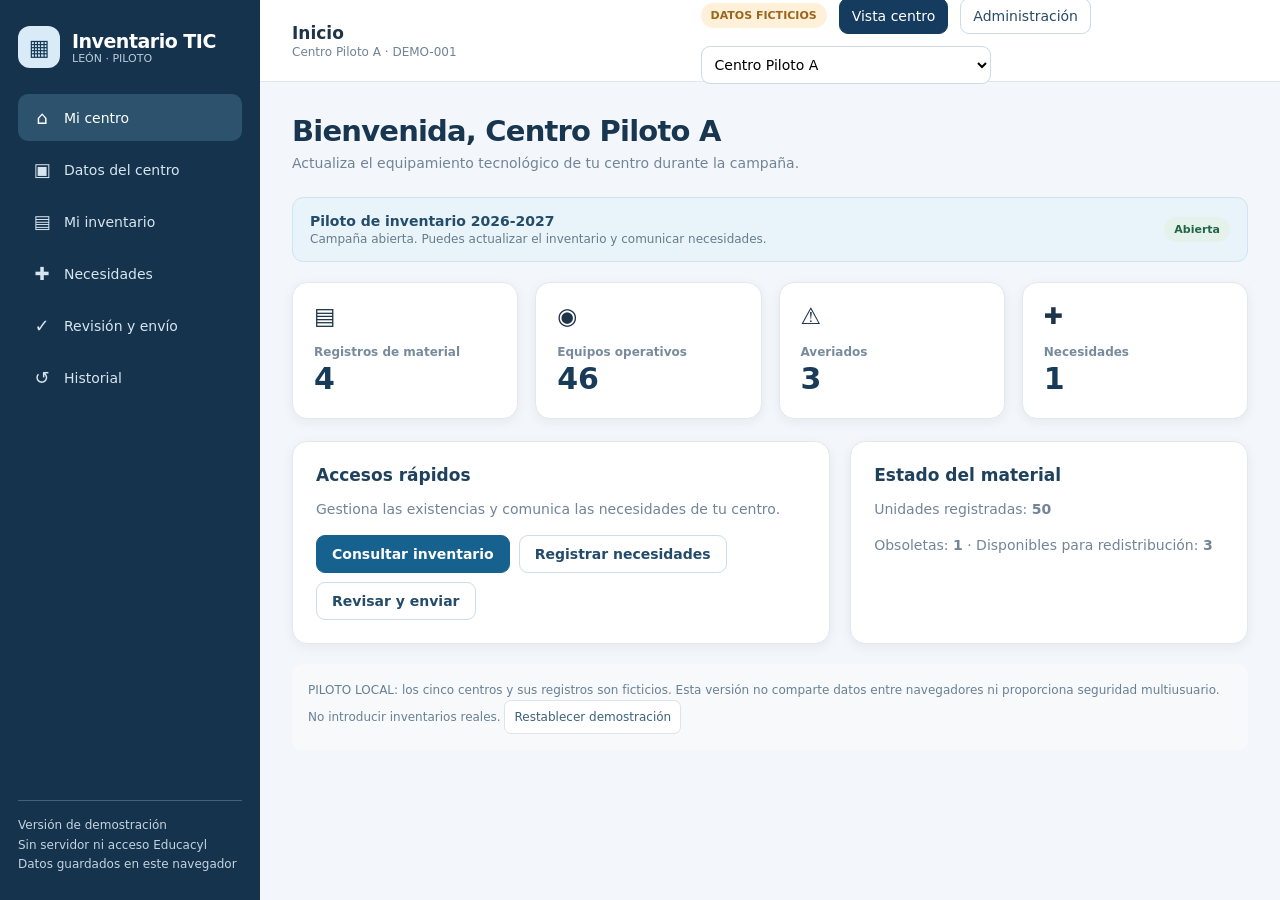
<file: inventario-tic-piloto/index.html>
<!doctype html>
<html lang="es"><head><meta charset="utf-8"><meta name="viewport" content="width=device-width,initial-scale=1"><meta name="theme-color" content="#193854"><title>Inventario TIC · León — Piloto</title>
<style>
:root{font-family:Inter,system-ui,-apple-system,Segoe UI,Arial,sans-serif;color:#1e3448;background:#f3f6fa;font-size:14px}*{box-sizing:border-box}body{margin:0}button,input,select,textarea{font:inherit}button{cursor:pointer}button:disabled{opacity:.45;cursor:not-allowed}a{color:inherit}.app{display:grid;grid-template-columns:260px 1fr;min-height:100vh}.sidebar{background:#15334d;color:white;padding:26px 18px;display:flex;flex-direction:column;gap:26px}.brand{display:flex;gap:12px;align-items:center;font-weight:800;font-size:19px;letter-spacing:-.5px}.brand .mark{background:#d8ebf6;color:#173a58;width:42px;height:42px;border-radius:12px;display:grid;place-items:center;font-size:22px}.sidebar small{display:block;font-size:11px;color:#b8cbdc;font-weight:500;letter-spacing:0}.nav{display:flex;flex-direction:column;gap:5px}.nav button{color:#d7e5ef;border:0;background:transparent;text-align:left;padding:13px 14px;border-radius:10px;display:flex;align-items:center;gap:12px}.nav button:hover,.nav button.active{background:#2c526d;color:white}.nav .navico{font-size:18px;width:20px;text-align:center}.sidebar-foot{margin-top:auto;font-size:12px;line-height:1.6;color:#c3d3e0;border-top:1px solid #426077;padding-top:15px}.workspace{min-width:0}.topbar{height:82px;background:white;border-bottom:1px solid #e1e7ed;display:flex;align-items:center;justify-content:space-between;gap:18px;padding:12px 32px}.topbar strong{display:block;font-size:17px}.muted{color:#708397}.small{font-size:12px}.top-right{display:flex;align-items:center;gap:12px;flex-wrap:wrap}.pill{border-radius:99px;padding:6px 10px;font-size:11px;font-weight:800;display:inline-block;background:#e5f2eb;color:#236447}.pill.warning{background:#fff0d7;color:#935a10}.pill.gray{background:#e9eff5;color:#506679}.pill.demo{background:#fff0da;color:#9b651b}.rolebtn{border:1px solid #ced9e2;color:#284b67;background:#fff;border-radius:9px;padding:9px 12px}.rolebtn.selected{background:#153c5e;color:#fff;border-color:#153c5e}main{max-width:1500px;margin:auto;padding:32px}.page-head{display:flex;justify-content:space-between;align-items:flex-start;gap:14px;margin-bottom:26px}.page-head h1{font-size:29px;margin:0 0 7px;letter-spacing:-.8px;color:#193650}.page-head p{margin:0;color:#718497}.btn{border:1px solid #cddce7;border-radius:9px;padding:10px 15px;background:white;color:#244c6a;font-weight:700;display:inline-flex;gap:8px;align-items:center;justify-content:center;white-space:nowrap}.btn.primary{background:#17618f;border-color:#17618f;color:white}.btn.primary:hover{background:#104c72}.btn.danger{border-color:#ecc7c6;color:#aa4141}.btn.ghost{border-color:transparent;background:transparent}.actions{display:flex;gap:9px;flex-wrap:wrap}.cards{display:grid;grid-template-columns:repeat(4,minmax(0,1fr));gap:17px;margin-bottom:22px}.stat,.panel{background:white;border:1px solid #e1e8ee;border-radius:15px;box-shadow:0 3px 12px #183b5210}.stat{padding:20px 21px}.stat .icon{font-size:23px;margin-bottom:14px;display:block}.stat .label{font-size:12px;color:#788b9e;font-weight:700}.stat .value{font-size:30px;line-height:1.3;font-weight:800;color:#183b58}.stat .foot{font-size:11px;color:#8090a0}.panel{padding:23px;margin-bottom:20px}.panel h2{font-size:17px;margin:0 0 8px;color:#20415c}.panel p{color:#728498;line-height:1.55}.panel-head{display:flex;align-items:center;justify-content:space-between;gap:12px;margin-bottom:17px}.grid2{display:grid;grid-template-columns:1.15fr .85fr;gap:20px}.tools{display:flex;gap:10px;flex-wrap:wrap;margin-bottom:16px}.field{border:1px solid #d6e0e8;border-radius:9px;padding:10px 11px;background:white;color:#23445f;min-width:0}.tools .field{flex:1;min-width:180px}.field:focus{outline:2px solid #b4d8ef;border-color:#569ac6}table{width:100%;border-collapse:collapse;font-size:13px}th{text-align:left;color:#73869a;font-size:11px;letter-spacing:.35px;text-transform:uppercase;background:#f6f9fb;padding:13px 12px}td{padding:14px 12px;border-top:1px solid #e9edf1;vertical-align:middle}tr:hover td{background:#fafcfd}.tablewrap{overflow:auto}.nowrap{white-space:nowrap}.name{font-weight:700;color:#20435e}.sub{display:block;color:#8696a6;font-size:11px;margin-top:4px}.empty{text-align:center;padding:50px 15px;color:#7b8d9e}.empty .big{font-size:36px;margin-bottom:10px}.banner{background:#e9f3fa;border:1px solid #d1e4f2;border-radius:11px;padding:15px 17px;margin-bottom:20px;display:flex;gap:12px;align-items:center;justify-content:space-between}.banner.warn{background:#fff6e8;border-color:#f1dec2}.banner strong{color:#234d6a}.banner p{margin:3px 0 0;color:#667c8c;font-size:12px}.progress{height:10px;background:#e6eef3;border-radius:8px;overflow:hidden;margin:15px 0}.progress span{display:block;height:100%;background:#2d9b86;border-radius:8px}.form-grid{display:grid;grid-template-columns:repeat(2,1fr);gap:15px}.form-field{display:flex;flex-direction:column;gap:6px}.form-field label{font-weight:700;font-size:12px;color:#4c6577}.form-field input,.form-field select,.form-field textarea{width:100%}.form-field.full{grid-column:1/-1}.form-field textarea{min-height:78px;resize:vertical}.modal-overlay{position:fixed;inset:0;background:#0c2439a8;display:flex;align-items:center;justify-content:center;z-index:15;padding:20px}.modal{background:white;border-radius:16px;max-width:700px;width:100%;max-height:92vh;overflow:auto;padding:28px;box-shadow:0 20px 70px #001a2b66}.modal h2{margin:0 0 5px;font-size:23px}.modal>p{color:#708397;margin:0 0 22px}.modal-foot{display:flex;justify-content:flex-end;gap:10px;margin-top:24px;border-top:1px solid #edf1f4;padding-top:20px}.toast{position:fixed;right:24px;bottom:24px;background:#1c465d;color:white;box-shadow:0 8px 30px #1d34484d;border-radius:11px;padding:14px 19px;z-index:30;font-weight:700}.tag{padding:5px 8px;border-radius:6px;background:#edf4f9;color:#315b76;font-weight:700;font-size:11px}.highlight{font-weight:800;color:#16678f}.section-title{font-size:12px;text-transform:uppercase;letter-spacing:1px;font-weight:800;color:#7890a3;margin:6px 0 14px}.tinybtn{border:1px solid #dbe5eb;background:white;color:#3a627a;border-radius:7px;padding:6px 9px;font-size:12px;margin-right:4px}.tinybtn:hover{background:#e7f2fa}.muted-note{padding:16px;background:#f7f9fb;border-radius:10px;color:#678095;font-size:12px;line-height:1.7}.filterline{margin:15px 0 5px}.categorybar{display:flex;align-items:center;gap:12px;margin:13px 0}.categorybar label{width:170px;white-space:nowrap;overflow:hidden;text-overflow:ellipsis;font-size:12px}.categorybar .bar{flex:1;background:#e8eff4;height:14px;border-radius:8px;overflow:hidden}.categorybar .bar span{height:100%;background:#4588b6;display:block;border-radius:8px}.categorybar strong{width:42px;text-align:right}.mobilebrand{display:none}.active-select{border:1px solid #cdd9e3;background:white;padding:9px;border-radius:9px;max-width:290px;width:100%}
@media(max-width:1040px){.app{grid-template-columns:210px 1fr}.cards{grid-template-columns:repeat(2,minmax(0,1fr))}.grid2{grid-template-columns:1fr}.topbar{height:auto;padding:15px}main{padding:23px}.sidebar{padding:22px 12px}.brand{font-size:16px}}@media(max-width:700px){.app{display:block}.sidebar{padding:11px 13px;gap:10px}.sidebar .brand,.sidebar-foot{display:none}.nav{display:flex;flex-direction:row;overflow:auto}.nav button{white-space:nowrap;padding:9px 11px;font-size:12px}.nav .navico{display:none}.topbar{align-items:flex-start;flex-wrap:wrap}.top-right{width:100%}.rolebtn{flex:1}.page-head{flex-direction:column}.page-head h1{font-size:25px}.cards{gap:10px}.stat{padding:15px}.stat .value{font-size:24px}.panel{padding:15px}.form-grid{grid-template-columns:1fr}.form-field.full{grid-column:1}.modal{padding:20px}}
</style></head>
<body><div id="app"></div><script>
(()=>{'use strict';
const KEY='inventario-tic-leon-piloto-v1';
const categories=['Equipos informáticos','Dispositivos móviles','Paneles y proyectores','Impresión y digitalización','Redes y conectividad','Robótica y programación','Fabricación digital','Audiovisuales','Periféricos','Otros'];
const centers=[{id:'DEMO-001',name:'Centro Piloto A',type:'CEIP',city:'León'},{id:'DEMO-002',name:'Centro Piloto B',type:'IES',city:'Ponferrada'},{id:'DEMO-003',name:'Centro Piloto C',type:'CRA',city:'Astorga'},{id:'DEMO-004',name:'Centro Piloto D',type:'CIFP',city:'La Bañeza'},{id:'DEMO-005',name:'Centro Piloto E',type:'CEIP',city:'Villablino'}];
const makeItem=(id,center,category,type,brand,model,ok,broken,obsolete,location,available=0)=>({id,center,category,type,brand,model,ok,broken,obsolete,location,available,source:'Dotación educativa',year:'2023',notes:''});
const seed=()=>({centers,inventory:[makeItem('I1','DEMO-001',categories[0],'Ordenador portátil','HP','ProBook',22,2,1,'Aula de informática',3),makeItem('I2','DEMO-001',categories[2],'Panel digital','SMART','Serie MX',8,0,0,'Aulas',0),makeItem('I3','DEMO-001',categories[5],'Placa programable','BBC','micro:bit V2',14,1,0,'Aula STEAM',0),makeItem('I4','DEMO-001',categories[6],'Impresora 3D','Creality','K1C',2,0,0,'Aula maker',0),makeItem('I5','DEMO-002',categories[0],'Ordenador de sobremesa','Dell','OptiPlex',34,3,2,'Laboratorio TIC',2),makeItem('I6','DEMO-002',categories[5],'Robot','LEGO','SPIKE Prime',9,0,0,'Tecnología',0),makeItem('I7','DEMO-003',categories[2],'Panel digital','SMART','Serie MX',4,0,0,'Aulas',0),makeItem('I8','DEMO-003',categories[0],'Ordenador portátil','Lenovo','ThinkPad',12,1,1,'Aula TIC',0),makeItem('I9','DEMO-004',categories[6],'Impresora 3D','Creality','K1C',3,1,0,'Taller',0),makeItem('I10','DEMO-005',categories[7],'Micrófono','Shure','SM58',4,0,0,'Radio escolar',0)],needs:[{id:'N1',center:'DEMO-001',category:categories[0],item:'Ordenadores portátiles',qty:8,priority:'Alta',reason:'Ampliación',details:'Renovar parte del aula de informática.',status:'Registrada',campaign:'C1'},{id:'N2',center:'DEMO-003',category:categories[5],item:'Kits de robótica',qty:5,priority:'Media',reason:'Nueva necesidad',details:'Actividades de programación.',status:'Registrada',campaign:'C1'}],campaigns:[{id:'C1',name:'Piloto de inventario 2026-2027',start:'2026-11-16',end:'2027-01-30',status:'Abierta'}],activeCampaign:'C1',submissions:{},history:[{at:new Date().toISOString(),label:'Datos de demostración inicializados'}]});
function load(){try{const v=JSON.parse(localStorage.getItem(KEY));if(v&&Array.isArray(v.inventory)&&Array.isArray(v.campaigns))return v}catch(_){}return seed()}
let data=load();let ui={role:'centro',center:'DEMO-001',page:'inicio',filter:'',category:'',modal:null};
const $=s=>document.querySelector(s), escape=s=>String(s??'').replace(/[&<>"']/g,c=>({'&':'&amp;','<':'&lt;','>':'&gt;','"':'&quot;',"'":'&#39;'}[c]));
const number=x=>Number(x||0).toLocaleString('es-ES');const campaign=()=>data.campaigns.find(c=>c.id===data.activeCampaign);const center=()=>data.centers.find(c=>c.id===ui.center)||data.centers[0];const total=i=>i.ok+i.broken+i.obsolete;const isEditable=()=>campaign()?.status==='Abierta'&&!data.submissions[`${campaign().id}|${ui.center}`];const store=()=>{localStorage.setItem(KEY,JSON.stringify(data));};const log=s=>{data.history.unshift({at:new Date().toISOString(),label:s});data.history=data.history.slice(0,250)};const toast=s=>{document.querySelector('.toast')?.remove();const e=document.createElement('div');e.className='toast';e.textContent=s;document.body.append(e);setTimeout(()=>e.remove(),3300)};
const btn=(label,fn='')=>`<button class="btn" ${fn?`data-act="${fn}"`:''}>${label}</button>`;
function nav(){const admin=ui.role==='admin';return (admin?[['inicio','⌂','Resumen provincial'],['centros','▦','Centros'],['inventario','▤','Inventario provincial'],['necesidades','✚','Necesidades'],['campanas','◷','Campañas'],['informes','▥','Informes'],['historial','↺','Historial']]:[['inicio','⌂','Mi centro'],['ficha','▣','Datos del centro'],['inventario','▤','Mi inventario'],['necesidades','✚','Necesidades'],['envio','✓','Revisión y envío'],['historial','↺','Historial']]).map(([id,icon,name])=>`<button data-page="${id}" class="${id===ui.page?'active':''}"><span class="navico">${icon}</span>${name}</button>`).join('')}
function heading(title,desc,buttons=''){return `<div class="page-head"><div><h1>${title}</h1><p>${desc}</p></div><div class="actions">${buttons}</div></div>`}
function stat(icon,label,n,foot=''){return `<div class="stat"><span class="icon">${icon}</span><span class="label">${label}</span><div class="value">${number(n)}</div><div class="foot">${foot}</div></div>`}
function statusTag(s){return `<span class="pill ${s==='Abierta'||s==='Enviada'||s==='Atendida'?'':s==='Cerrada'||s==='Alta'?'warning':'gray'}">${escape(s)}</span>`}
function currentRows(){return data.inventory.filter(i=>ui.role==='admin'||i.center===ui.center)}
function dashboard(){if(ui.role==='admin'){const sent=data.centers.filter(c=>data.submissions[`${campaign()?.id}|${c.id}`]).length;const all=data.inventory;const units=all.reduce((s,i)=>s+total(i),0);return heading('Panel provincial','Visión general de los centros piloto y la campaña activa.')+`<div class="banner"><div><strong>Campaña: ${escape(campaign()?.name||'Sin campaña')}</strong><p>Estado: ${escape(campaign()?.status||'—')} · Alcance previsto: 232 centros · Cargados en el piloto: 5 ficticios</p></div>${statusTag(campaign()?.status||'Sin campaña')}</div><div class="cards">${stat('🏫','Centros piloto',5,'Objetivo futuro: 232')}${stat('▤','Unidades inventariadas',units,'Todos los centros piloto')}${stat('✚','Necesidades',data.needs.length,'Solicitudes registradas')}${stat('✓','Centros que han enviado',sent,'De 5 centros de demostración')}</div><div class="grid2"><section class="panel"><h2>Seguimiento de campaña</h2><p>${sent} de 5 centros han enviado su inventario.</p><div class="progress"><span style="width:${sent/5*100}%"></span></div>${data.centers.map(c=>`<div class="categorybar"><label>${escape(c.name)}</label><span class="pill ${data.submissions[`${campaign()?.id}|${c.id}`]?'':'gray'}">${data.submissions[`${campaign()?.id}|${c.id}`]?'Enviada':'Pendiente'}</span></div>`).join('')}</section><section class="panel"><h2>Resumen de equipamiento</h2>${categoryStats(all)}<p class="small">Información ficticia para comprobar los informes.</p></section></div>`}
const rows=currentRows();const n=data.needs.filter(x=>x.center===ui.center).length;return heading('Bienvenida, '+escape(center().name),'Actualiza el equipamiento tecnológico de tu centro durante la campaña.')+`<div class="banner ${!isEditable()?'warn':''}"><div><strong>${escape(campaign()?.name||'Sin campaña')}</strong><p>${!campaign()?'No hay campaña activa':campaign().status!=='Abierta'?'La campaña está cerrada. El inventario es de solo lectura.':data.submissions[`${campaign().id}|${ui.center}`]?'Inventario enviado. Solicita reapertura a administración para corregirlo.':'Campaña abierta. Puedes actualizar el inventario y comunicar necesidades.'}</p></div>${statusTag(data.submissions[`${campaign()?.id}|${ui.center}`]?'Enviada':campaign()?.status||'—')}</div><div class="cards">${stat('▤','Registros de material',rows.length)}${stat('◉','Equipos operativos',rows.reduce((s,i)=>s+i.ok,0))}${stat('⚠','Averiados',rows.reduce((s,i)=>s+i.broken,0))}${stat('✚','Necesidades',n)}</div><div class="grid2"><section class="panel"><h2>Accesos rápidos</h2><p>Gestiona las existencias y comunica las necesidades de tu centro.</p><div class="actions"><button class="btn primary" data-page="inventario">Consultar inventario</button><button class="btn" data-page="necesidades">Registrar necesidades</button><button class="btn" data-page="envio">Revisar y enviar</button></div></section><section class="panel"><h2>Estado del material</h2><p>Unidades registradas: <strong>${number(rows.reduce((s,i)=>s+total(i),0))}</strong></p><p>Obsoletas: <strong>${number(rows.reduce((s,i)=>s+i.obsolete,0))}</strong> · Disponibles para redistribución: <strong>${number(rows.reduce((s,i)=>s+i.available,0))}</strong></p></section></div>`}
function profileComplete(c){return !!(String(c.officialCode||'').trim()&&String(c.name||'').trim()&&String(c.director||'').trim())}
function profilePage(){const c=center();return heading('Datos del centro','Completa los datos de identificación del centro educativo. Se conservarán en este navegador durante el piloto.')+`<div class="banner ${profileComplete(c)?'':'warn'}"><div><strong>${profileComplete(c)?'Ficha de identificación completa':'Ficha de identificación pendiente'}</strong><p>El código oficial, el nombre del centro y el director o directora son obligatorios antes de enviar una campaña.</p></div>${statusTag(profileComplete(c)?'Completa':'Pendiente')}</div><section class="panel"><h2>Identificación del centro</h2><div class="form-grid">${field('Código oficial del centro','officialCode',c.officialCode||'', 'text',true)}${field('Nombre oficial del centro','name',c.name||'', 'text',true)}${field('Director o directora','director',c.director||'', 'text',true)}${field('Tipo de centro','type',c.type||'', 'text')}${field('Municipio','city',c.city||'', 'text')}</div><p class="small muted">Identificador interno del piloto: ${escape(c.id)}. No cambia al modificar el código oficial.</p><button class="btn primary" data-act="save-profile" ${!isEditable()?'disabled':''}>Guardar datos del centro</button>${!isEditable()?'<p class="small muted">La edición está bloqueada hasta que la administración reabra el centro o la campaña.</p>':''}</section>`}
function categoryStats(rows){const a=categories.map(c=>({name:c,count:rows.filter(i=>i.category===c).reduce((s,i)=>s+total(i),0)})).filter(x=>x.count);const max=Math.max(1,...a.map(x=>x.count));return a.length?a.map(x=>`<div class="categorybar"><label title="${escape(x.name)}">${escape(x.name)}</label><div class="bar"><span style="width:${100*x.count/max}%"></span></div><strong>${x.count}</strong></div>`).join(''):`<div class="empty">Sin datos</div>`}
function inventory(){const admin=ui.role==='admin';let rows=currentRows().filter(i=>[i.category,i.type,i.brand,i.model,i.location,data.centers.find(c=>c.id===i.center)?.name].join(' ').toLowerCase().includes(ui.filter.toLowerCase())&&(!ui.category||ui.category===i.category));return heading(admin?'Inventario provincial':'Mi inventario',admin?'Consulta global de existencias registradas.':'Registra materiales agrupados por cantidades y estado.',`<button class="btn" data-act="csv-inventory">Exportar CSV</button>${!admin?`<button class="btn" data-act="import">Importar CSV</button><button class="btn primary" data-act="new-item" ${!isEditable()?'disabled':''}>+ Añadir material</button>`:''}`)+`<section class="panel"><div class="tools"><input id="filter" class="field" placeholder="Buscar marca, modelo, ubicación..." value="${escape(ui.filter)}"><select id="category" class="field"><option value="">Todas las categorías</option>${categories.map(c=>`<option ${ui.category===c?'selected':''}>${escape(c)}</option>`).join('')}</select></div><div class="tablewrap"><table><thead><tr>${admin?'<th>Centro</th>':''}<th>Material</th><th>Categoría / ubicación</th><th>Operativos</th><th>Averiados</th><th>Obsoletos</th><th>Total</th><th>Disponibles</th>${!admin?'<th>Acciones</th>':''}</tr></thead><tbody>${rows.map(i=>`<tr>${admin?`<td>${escape(data.centers.find(c=>c.id===i.center)?.name)}</td>`:''}<td><span class="name">${escape(i.brand)} ${escape(i.model)}</span><span class="sub">${escape(i.type)}</span></td><td>${escape(i.category)}<span class="sub">${escape(i.location)}</span></td><td>${i.ok}</td><td>${i.broken}</td><td>${i.obsolete}</td><td><strong>${total(i)}</strong></td><td>${i.available}</td>${!admin?`<td class="nowrap"><button class="tinybtn" data-edit="${escape(i.id)}" ${!isEditable()?'disabled':''}>Editar</button><button class="tinybtn" data-delete="${escape(i.id)}" ${!isEditable()?'disabled':''}>Eliminar</button></td>`:''}</tr>`).join('')||`<tr><td colspan="${admin?8:8}" class="empty">No hay materiales para mostrar.</td></tr>`}</tbody></table></div><p class="small muted">${rows.length} grupos · ${number(rows.reduce((a,i)=>a+total(i),0))} unidades</p></section>`}
function needs(){const admin=ui.role==='admin';const rows=data.needs.filter(n=>(admin||n.center===ui.center)&&[n.category,n.item,n.priority,n.reason,n.details].join(' ').toLowerCase().includes(ui.filter.toLowerCase()));return heading(admin?'Necesidades provinciales':'Necesidades de equipamiento',admin?'Revisión de solicitudes de los centros piloto.':'Comunica las necesidades de equipamiento sin compromiso de suministro.',`<button class="btn" data-act="csv-needs">Exportar CSV</button>${!admin?`<button class="btn primary" data-act="new-need" ${!isEditable()?'disabled':''}>+ Nueva necesidad</button>`:''}`)+`<div class="banner warn"><div><strong>El registro de necesidades no supone una concesión.</strong><p>Las solicitudes están sujetas a estudio y disponibilidad.</p></div></div><section class="panel"><div class="tools"><input id="filter" class="field" placeholder="Filtrar necesidades..." value="${escape(ui.filter)}"></div><div class="tablewrap"><table><thead><tr>${admin?'<th>Centro</th>':''}<th>Material solicitado</th><th>Cantidad</th><th>Prioridad</th><th>Motivo</th><th>Estado</th><th>Acciones</th></tr></thead><tbody>${rows.map(n=>`<tr>${admin?`<td>${escape(data.centers.find(c=>c.id===n.center)?.name)}</td>`:''}<td><span class="name">${escape(n.item)}</span><span class="sub">${escape(n.category)} · ${escape(n.details)}</span></td><td>${n.qty}</td><td>${statusTag(n.priority)}</td><td>${escape(n.reason)}</td><td>${statusTag(n.status)}</td><td>${admin?`<button class="tinybtn" data-needstate="${escape(n.id)}">Gestionar</button>`:`<button class="tinybtn" data-neededit="${escape(n.id)}" ${!isEditable()?'disabled':''}>Editar</button><button class="tinybtn" data-needdelete="${escape(n.id)}" ${!isEditable()?'disabled':''}>Eliminar</button>`}</td></tr>`).join('')||`<tr><td class="empty" colspan="7">No hay solicitudes.</td></tr>`}</tbody></table></div></section>`}
function centersPage(){return heading('Centros educativos','En la primera fase se utilizan cinco centros ficticios. El objetivo final son 232.')+`<section class="panel"><div class="tablewrap"><table><thead><tr><th>Código</th><th>Centro</th><th>Director/a</th><th>Tipo</th><th>Municipio</th><th>Grupos</th><th>Estado</th><th></th></tr></thead><tbody>${data.centers.map(c=>`<tr><td>${escape(c.officialCode||'Pendiente')}</td><td class="name">${escape(c.name)}</td><td>${escape(c.director||'Pendiente')}</td><td>${escape(c.type)}</td><td>${escape(c.city)}</td><td>${data.inventory.filter(i=>i.center===c.id).length}</td><td>${statusTag(data.submissions[`${campaign()?.id}|${c.id}`]?'Enviada':'Pendiente')}</td><td><button class="tinybtn" data-centeropen="${escape(c.id)}">Ver centro</button>${data.submissions[`${campaign()?.id}|${c.id}`]?`<button class="tinybtn" data-reopen="${escape(c.id)}">Reabrir</button>`:''}</td></tr>`).join('')}</tbody></table></div></section>`}
function campaignsPage(){return heading('Campañas de actualización','Abre y cierra periodos de cumplimentación y conserva el inventario entre ellos.','<button class="btn primary" data-act="new-campaign">+ Nueva campaña</button>')+`<section class="panel"><div class="tablewrap"><table><thead><tr><th>Campaña</th><th>Periodo orientativo</th><th>Estado</th><th>Enviados</th><th>Acciones</th></tr></thead><tbody>${data.campaigns.map(c=>`<tr><td><span class="name">${escape(c.name)}</span>${data.activeCampaign===c.id?'<span class="sub">Campaña seleccionada</span>':''}</td><td>${escape(c.start)} — ${escape(c.end)}</td><td>${statusTag(c.status)}</td><td>${data.centers.filter(x=>data.submissions[`${c.id}|${x.id}`]).length}/5</td><td>${c.id!==data.activeCampaign?`<button class="tinybtn" data-activate="${escape(c.id)}">Seleccionar</button>`:''}<button class="tinybtn" data-togglecamp="${escape(c.id)}">${c.status==='Abierta'?'Cerrar':'Abrir'}</button></td></tr>`).join('')}</tbody></table></div><div class="muted-note">Las fechas son informativas en este piloto: la administración activa o cierra manualmente cada campaña. Al crear una nueva, se conservan los inventarios y se reinicia el estado de envío.</div></section>`}
function submissionPage(){const key=`${campaign()?.id}|${ui.center}`;const sent=data.submissions[key];const rows=currentRows();const invalid=rows.filter(i=>i.available>i.ok||[i.ok,i.broken,i.obsolete].some(n=>n<0));const identified=profileComplete(center());return heading('Revisión y envío','Confirma el inventario y las necesidades antes de finalizar la campaña.')+`<div class="banner ${sent?'':'warn'}"><div><strong>${sent?'Inventario enviado':'Inventario pendiente de envío'}</strong><p>${sent?'Enviado el '+new Date(sent.at).toLocaleString('es-ES')+'. Administración puede reabrirlo para correcciones.':'Revisa las cantidades antes de confirmar. El envío genera una captura histórica.'}</p></div>${statusTag(sent?'Enviada':'Pendiente')}</div><div class="cards">${stat('▤','Grupos de inventario',rows.length)}${stat('▣','Unidades totales',rows.reduce((s,i)=>s+total(i),0))}${stat('✚','Necesidades',data.needs.filter(n=>n.center===ui.center).length)}${stat('⚠','Errores detectados',invalid.length)}</div><section class="panel"><h2>Confirmación</h2><p>Identificación: ${identified?'completa':'pendiente: debes cumplimentar el código oficial, nombre y director/a en Datos del centro.'}</p><p>Enviar guarda una copia del inventario y las solicitudes correspondientes a esta campaña. Una vez enviado, los datos quedan bloqueados hasta su reapertura por administración.</p><button class="btn primary" data-act="submit" ${!isEditable()||invalid.length||!identified?'disabled':''}>✓ Enviar inventario</button></section>`}
function reports(){const rows=data.inventory;return heading('Informes y estadísticas','Resultados de los cinco centros ficticios, exportables a CSV.',`<button class="btn" data-act="csv-inventory">Exportar inventario</button><button class="btn" data-act="csv-needs">Exportar necesidades</button>`)+`<div class="cards">${stat('▣','Total de unidades',rows.reduce((s,i)=>s+total(i),0))}${stat('✓','Operativas',rows.reduce((s,i)=>s+i.ok,0))}${stat('⚠','Averiadas',rows.reduce((s,i)=>s+i.broken,0))}${stat('◷','Obsoletas',rows.reduce((s,i)=>s+i.obsolete,0))}</div><section class="panel"><h2>Unidades por categoría</h2>${categoryStats(rows)}</section>`}
function historyPage(){return heading('Historial de actividad','Registros recientes de la demostración, conservados en este navegador.')+`<section class="panel"><div class="tablewrap"><table><thead><tr><th>Fecha y hora</th><th>Actividad</th></tr></thead><tbody>${data.history.map(h=>`<tr><td class="nowrap">${new Date(h.at).toLocaleString('es-ES')}</td><td>${escape(h.label)}</td></tr>`).join('')}</tbody></table></div></section>`}
function render(){if(ui.role==='centro'&&['centros','campanas','informes'].includes(ui.page))ui.page='inicio';const title={inicio:'Inicio',inventario:'Inventario',necesidades:'Necesidades',envio:'Revisión',ficha:'Datos del centro',centros:'Centros',campanas:'Campañas',informes:'Informes',historial:'Historial'}[ui.page];const content={inicio:dashboard,inventario:inventory,necesidades:needs,envio:submissionPage,ficha:profilePage,centros:centersPage,campanas:campaignsPage,informes:reports,historial:historyPage}[ui.page]||dashboard;$('#app').innerHTML=`<div class="app"><aside class="sidebar"><div class="brand"><span class="mark">▦</span><div>Inventario TIC <small>LEÓN · PILOTO</small></div></div><div class="nav">${nav()}</div><div class="sidebar-foot">Versión de demostración<br>Sin servidor ni acceso Educacyl<br>Datos guardados en este navegador</div></aside><div class="workspace"><header class="topbar"><div><strong>${escape(title)}</strong><span class="small muted">${ui.role==='admin'?'Administración provincial · Demostración':escape(center().name)+' · '+escape(center().id)}</span></div><div class="top-right"><span class="pill demo">DATOS FICTICIOS</span><button class="rolebtn ${ui.role==='centro'?'selected':''}" data-role="centro">Vista centro</button><button class="rolebtn ${ui.role==='admin'?'selected':''}" data-role="admin">Administración</button>${ui.role==='centro'?`<select id="centerpicker" class="active-select" aria-label="Seleccionar centro piloto">${data.centers.map(c=>`<option value="${escape(c.id)}" ${ui.center===c.id?'selected':''}>${escape(c.name)}</option>`).join('')}</select>`:''}</div></header><main>${content()}<div class="muted-note">PILOTO LOCAL: los cinco centros y sus registros son ficticios. Esta versión no comparte datos entre navegadores ni proporciona seguridad multiusuario. No introducir inventarios reales. <button class="tinybtn" data-act="reset">Restablecer demostración</button></div></main></div></div>`;bind();}
function bind(){document.querySelectorAll('[data-page]').forEach(b=>b.onclick=()=>{ui.page=b.dataset.page;ui.filter='';ui.category='';render()});document.querySelectorAll('[data-role]').forEach(b=>b.onclick=()=>{ui.role=b.dataset.role;ui.page='inicio';ui.filter='';render()});$('#centerpicker')?.addEventListener('change',e=>{ui.center=e.target.value;render()});$('#filter')?.addEventListener('input',e=>{const focus=e.target.selectionStart;ui.filter=e.target.value;render();const el=$('#filter');el?.focus();el?.setSelectionRange(focus,focus)});$('#category')?.addEventListener('change',e=>{ui.category=e.target.value;render()});document.querySelectorAll('[data-act]').forEach(b=>b.onclick=()=>actions(b.dataset.act));document.querySelectorAll('[data-edit]').forEach(b=>b.onclick=()=>itemModal(data.inventory.find(i=>i.id===b.dataset.edit)));document.querySelectorAll('[data-delete]').forEach(b=>b.onclick=()=>{if(confirm('¿Eliminar este grupo del inventario?')){data.inventory=data.inventory.filter(i=>i.id!==b.dataset.delete);log('Material eliminado en '+center().name);store();render();toast('Material eliminado')}});document.querySelectorAll('[data-neededit]').forEach(b=>b.onclick=()=>needModal(data.needs.find(n=>n.id===b.dataset.neededit)));document.querySelectorAll('[data-needdelete]').forEach(b=>b.onclick=()=>{if(confirm('¿Eliminar esta necesidad?')){data.needs=data.needs.filter(n=>n.id!==b.dataset.needdelete);log('Necesidad eliminada en '+center().name);store();render();toast('Necesidad eliminada')}});document.querySelectorAll('[data-needstate]').forEach(b=>b.onclick=()=>stateModal(b.dataset.needstate));document.querySelectorAll('[data-centeropen]').forEach(b=>b.onclick=()=>{ui.center=b.dataset.centeropen;ui.role='centro';ui.page='inicio';render()});document.querySelectorAll('[data-reopen]').forEach(b=>b.onclick=()=>{if(confirm('¿Reabrir la entrega de este centro?')){delete data.submissions[`${campaign().id}|${b.dataset.reopen}`];log('Entrega reabierta: '+b.dataset.reopen);store();render();toast('Entrega reabierta')}});document.querySelectorAll('[data-togglecamp]').forEach(b=>b.onclick=()=>{const c=data.campaigns.find(x=>x.id===b.dataset.togglecamp);if(c){c.status=c.status==='Abierta'?'Cerrada':'Abierta';log(`Campaña ${c.name}: ${c.status}`);store();render();toast('Estado de campaña actualizado')}});document.querySelectorAll('[data-activate]').forEach(b=>b.onclick=()=>{data.activeCampaign=b.dataset.activate;store();render()})}
const option=(arr,current)=>arr.map(v=>`<option value="${escape(v)}" ${String(current)===String(v)?'selected':''}>${escape(v)}</option>`).join('');const field=(label,name,value='',type='text',required=false)=>`<div class="form-field"><label for="f-${name}">${label}</label><input class="field" id="f-${name}" name="${name}" type="${type}" value="${escape(value)}" ${required?'required':''} ${type==='number'?'min="0" step="1"':''}></div>`;const select=(label,name,arr,v)=>`<div class="form-field"><label for="f-${name}">${label}</label><select class="field" id="f-${name}" name="${name}">${option(arr,v)}</select></div>`;
function modal(title,subtitle,body,submit,saveLabel='Guardar'){const e=document.createElement('div');e.className='modal-overlay';e.innerHTML=`<div class="modal"><h2>${escape(title)}</h2><p>${escape(subtitle)}</p><form id="modalForm"><div class="form-grid">${body}</div><div class="modal-foot"><button type="button" class="btn" id="cancelModal">Cancelar</button><button class="btn primary" type="submit">${escape(saveLabel)}</button></div></form></div>`;document.body.appendChild(e);e.onclick=ev=>{if(ev.target===e)e.remove()};e.querySelector('#cancelModal').onclick=()=>e.remove();e.querySelector('form').onsubmit=ev=>{ev.preventDefault();try{if(submit(new FormData(ev.target))!==false)e.remove()}catch(err){alert(err.message||'Error de validación')}}}
const val=(f,k)=>String(f.get(k)||'').trim();const nval=(f,k)=>{let x=Number(f.get(k));if(!Number.isInteger(x)||x<0)throw Error('Las cantidades deben ser números enteros no negativos.');return x};
function itemModal(existing){if(!isEditable())return;const i=existing||{category:categories[0],type:'',brand:'',model:'',location:'',source:'Dotación educativa',year:'',ok:0,broken:0,obsolete:0,available:0,notes:''};const body=select('Categoría','category',categories,i.category)+field('Tipo de equipo','type',i.type,'text',true)+field('Marca','brand',i.brand)+field('Modelo','model',i.model)+field('Ubicación','location',i.location)+select('Procedencia','source',['Dotación educativa','Compra del centro','Cesión','Otros'],i.source)+field('Año de dotación (opcional)','year',i.year,'number')+field('Operativos','ok',i.ok,'number',true)+field('Averiados','broken',i.broken,'number',true)+field('Obsoletos','obsolete',i.obsolete,'number',true)+field('Disponibles para redistribución','available',i.available,'number',true)+`<div class="form-field full"><label>Observaciones</label><textarea class="field" name="notes">${escape(i.notes)}</textarea></div>`;modal(existing?'Editar material':'Añadir material','Un registro representa un grupo de equipos homogéneos del centro.',body,f=>{const obj={id:existing?.id||uid('I'),center:ui.center,category:val(f,'category'),type:val(f,'type'),brand:val(f,'brand'),model:val(f,'model'),location:val(f,'location'),source:val(f,'source'),year:val(f,'year'),ok:nval(f,'ok'),broken:nval(f,'broken'),obsolete:nval(f,'obsolete'),available:nval(f,'available'),notes:val(f,'notes')};if(!obj.type)throw Error('Indica el tipo de equipo.');if(obj.available>obj.ok)throw Error('Las unidades disponibles no pueden superar a las operativas.');if(obj.year&&(Number(obj.year)<1990||Number(obj.year)>2100))throw Error('Revisa el año.');if(existing)Object.assign(existing,obj);else data.inventory.push(obj);log((existing?'Material modificado':'Material añadido')+' · '+center().name+' · '+obj.type);store();render();toast('Inventario actualizado')})}
function needModal(existing){if(!isEditable())return;const n=existing||{category:categories[0],item:'',qty:1,priority:'Media',reason:'Insuficiencia',details:''};modal(existing?'Editar necesidad':'Nueva necesidad','La solicitud será revisada; no implica concesión.',select('Categoría','category',categories,n.category)+field('Equipamiento solicitado','item',n.item,'text',true)+field('Cantidad','qty',n.qty,'number',true)+select('Prioridad','priority',['Baja','Media','Alta'],n.priority)+select('Motivo','reason',['Insuficiencia','Avería','Obsolescencia','Nueva necesidad','Sustitución','Otros'],n.reason)+`<div class="form-field full"><label>Justificación pedagógica</label><textarea class="field" name="details" required>${escape(n.details)}</textarea></div>`,f=>{const obj={id:existing?.id||uid('N'),center:ui.center,category:val(f,'category'),item:val(f,'item'),qty:nval(f,'qty'),priority:val(f,'priority'),reason:val(f,'reason'),details:val(f,'details'),status:existing?.status||'Registrada',campaign:existing?.campaign||data.activeCampaign};if(!obj.item||!obj.details||obj.qty<1)throw Error('Completa el material, cantidad positiva y justificación.');if(existing)Object.assign(existing,obj);else data.needs.push(obj);log('Necesidad '+(existing?'modificada':'registrada')+' · '+center().name);store();render();toast('Necesidad guardada')})}
function stateModal(id){const n=data.needs.find(x=>x.id===id);if(!n)return;modal('Gestionar solicitud','Actualiza su estado de tramitación.',select('Estado','status',['Registrada','En revisión','Atendida','Descartada'],n.status),f=>{n.status=val(f,'status');log('Solicitud '+id+' actualizada a '+n.status);store();render();toast('Estado actualizado')},'Actualizar')}
function campaignModal(){modal('Nueva campaña','El inventario de los centros se conserva. Se reinicia el estado de envío.',field('Nombre de la campaña','name','Inventario TIC 2027-2028','text',true)+field('Fecha orientativa de inicio','start','2027-09-01','date')+field('Fecha orientativa de cierre','end','2027-12-20','date'),f=>{const name=val(f,'name');if(!name)throw Error('Indica un nombre.');const id=uid('C');data.campaigns.forEach(c=>c.status='Cerrada');data.campaigns.unshift({id,name,start:val(f,'start'),end:val(f,'end'),status:'Abierta'});data.activeCampaign=id;log('Nueva campaña abierta: '+name);store();render();toast('Campaña creada')},'Crear y abrir')}
function uid(prefix){return prefix+Date.now().toString(36)+Math.random().toString(36).slice(2,6)}
function csvCell(x){let s=String(x??'');return /[;"\n\r]/.test(s)?'"'+s.replace(/"/g,'""')+'"':s}function exportCSV(name,headers,rows){const csv='\ufeff'+[headers,...rows].map(row=>row.map(csvCell).join(';')).join('\r\n');const url=URL.createObjectURL(new Blob([csv],{type:'text/csv;charset=utf-8'}));const a=document.createElement('a');a.href=url;a.download=name;a.click();setTimeout(()=>URL.revokeObjectURL(url),1000);toast('CSV descargado')}
function exportInventory(){const rows=currentRows();exportCSV('inventario_tic_leon_piloto.csv',['codigo_oficial','centro','director_a','categoria','tipo','marca','modelo','ubicacion','procedencia','anio','operativos','averiados','obsoletos','disponibles','observaciones'],rows.map(i=>[data.centers.find(c=>c.id===i.center)?.officialCode||'',data.centers.find(c=>c.id===i.center)?.name||'',data.centers.find(c=>c.id===i.center)?.director||'',i.category,i.type,i.brand,i.model,i.location,i.source,i.year,i.ok,i.broken,i.obsolete,i.available,i.notes]))}
function exportNeeds(){exportCSV('necesidades_tic_leon_piloto.csv',['codigo_oficial','centro','director_a','categoria','material','cantidad','prioridad','motivo','justificacion','estado','campana'],data.needs.filter(n=>ui.role==='admin'||n.center===ui.center).map(n=>[data.centers.find(c=>c.id===n.center)?.officialCode||'',data.centers.find(c=>c.id===n.center)?.name||'',data.centers.find(c=>c.id===n.center)?.director||'',n.category,n.item,n.qty,n.priority,n.reason,n.details,n.status,n.campaign]))}
function parseCSV(s){s=s.replace(/^\ufeff/,'');const sep=(s.split(/\r?\n/,1)[0].match(/;/g)||[]).length>=(s.split(/\r?\n/,1)[0].match(/,/g)||[]).length?';':',';const lines=[];let row=[],cell='',quoted=false;for(let k=0;k<s.length;k++){const ch=s[k];if(ch==='"'){if(quoted&&s[k+1]==='"'){cell+='"';k++}else quoted=!quoted}else if(ch===sep&&!quoted){row.push(cell);cell=''}else if((ch==='\n'||ch==='\r')&&!quoted){if(ch==='\r'&&s[k+1]==='\n')k++;row.push(cell);if(row.some(c=>c.trim()))lines.push(row);row=[];cell=''}else cell+=ch}row.push(cell);if(row.some(c=>c.trim()))lines.push(row);return lines}
function importModal(){if(!isEditable())return;const tmpl=()=>exportCSV('plantilla_inventario_tic.csv',['categoria','tipo','marca','modelo','ubicacion','procedencia','anio','operativos','averiados','obsoletos','disponibles','observaciones'],[[categories[0],'Ordenador portátil','HP','ProBook','Aula TIC','Dotación educativa','2023','20','2','0','0','Ejemplo: borrar esta fila']]);const e=document.createElement('div');e.className='modal-overlay';e.innerHTML=`<div class="modal"><h2>Importar inventario CSV</h2><p>Importa grupos de material desde una plantilla. Primero se revisan los datos; no se modifica el inventario automáticamente.</p><p><button class="btn" id="template">Descargar plantilla CSV</button></p><input type="file" id="csvfile" accept=".csv,text/csv" class="field" style="width:100%"><div id="preview" class="muted-note" style="margin-top:15px">Selecciona un archivo CSV para validar sus filas. Se añadirán al inventario del centro seleccionado.</div><div class="modal-foot"><button class="btn" id="cancel">Cancelar</button><button class="btn primary" id="confirm" disabled>Confirmar importación</button></div></div>`;document.body.append(e);e.onclick=ev=>{if(ev.target===e)e.remove()};e.querySelector('#cancel').onclick=()=>e.remove();e.querySelector('#template').onclick=tmpl;let parsed=[];e.querySelector('#csvfile').onchange=async ev=>{parsed=[];e.querySelector('#confirm').disabled=true;try{const txt=await ev.target.files[0].text();const all=parseCSV(txt);const h=all.shift().map(x=>x.trim().toLowerCase());const required=['categoria','tipo','operativos','averiados','obsoletos','disponibles'];if(required.some(x=>!h.includes(x)))throw Error('Faltan columnas obligatorias: '+required.join(', '));const errors=[];all.forEach((r,idx)=>{const v=k=>r[h.indexOf(k)]||'';const n=k=>Number(v(k));if(!categories.includes(v('categoria'))||!v('tipo').trim()||['operativos','averiados','obsoletos','disponibles'].some(k=>!Number.isInteger(n(k))||n(k)<0)||n('disponibles')>n('operativos'))errors.push('Fila '+(idx+2));else parsed.push({id:uid('I'),center:ui.center,category:v('categoria'),type:v('tipo'),brand:v('marca'),model:v('modelo'),location:v('ubicacion'),source:v('procedencia'),year:v('anio'),ok:n('operativos'),broken:n('averiados'),obsolete:n('obsoletos'),available:n('disponibles'),notes:v('observaciones')})});if(errors.length)throw Error('Filas con errores: '+errors.slice(0,12).join(', '));if(!parsed.length)throw Error('No hay filas para importar.');e.querySelector('#preview').innerHTML=`<strong>${parsed.length} filas válidas</strong><p>Ejemplos: ${parsed.slice(0,4).map(i=>escape(i.type+' '+i.brand+' '+i.model)).join(' · ')}</p><p>Se añadirán como nuevas filas; revisa duplicados antes de confirmar.</p>`;e.querySelector('#confirm').disabled=false}catch(err){e.querySelector('#preview').textContent='Error: '+err.message}};e.querySelector('#confirm').onclick=()=>{data.inventory.push(...parsed);log('Importadas '+parsed.length+' filas en '+center().name);store();e.remove();render();toast('Importación completada')}}
function actions(act){if(act==='save-profile'){if(!isEditable())return;const c=center(),code=String(document.querySelector('#f-officialCode')?.value||'').trim(),name=String(document.querySelector('#f-name')?.value||'').trim(),director=String(document.querySelector('#f-director')?.value||'').trim(),type=String(document.querySelector('#f-type')?.value||'').trim(),city=String(document.querySelector('#f-city')?.value||'').trim();if(!code||!name||!director){toast('Completa código, nombre y director/a');return}if(data.centers.some(x=>x.id!==c.id&&x.officialCode===code)){toast('Este código oficial ya está registrado');return}Object.assign(c,{officialCode:code,name,director,type,city});log('Datos identificativos actualizados · '+c.id);store();render();toast('Datos del centro guardados')}else if(act==='new-item')itemModal();else if(act==='new-need')needModal();else if(act==='new-campaign')campaignModal();else if(act==='csv-inventory')exportInventory();else if(act==='csv-needs')exportNeeds();else if(act==='import')importModal();else if(act==='submit'){if(!isEditable())return;if(!profileComplete(center())){toast('Completa primero Datos del centro');return}if(!confirm('¿Confirmas el envío del inventario? No podrás modificarlo hasta que administración lo reabra.'))return;const key=`${campaign().id}|${ui.center}`;data.submissions[key]={at:new Date().toISOString(),centerProfile:structuredClone(center()),inventory:structuredClone(currentRows()),needs:structuredClone(data.needs.filter(n=>n.center===ui.center))};log('Inventario enviado · '+center().name+' · '+campaign().name);store();render();toast('Inventario enviado correctamente')}else if(act==='reset'){if(confirm('¿Restablecer todos los datos ficticios del piloto en ESTE navegador? Se perderán los cambios de prueba.')){data=seed();ui={role:'centro',center:'DEMO-001',page:'inicio',filter:'',category:'',modal:null};store();render();toast('Piloto restablecido')}}}
render();
})();
</script></body></html>
</file>
